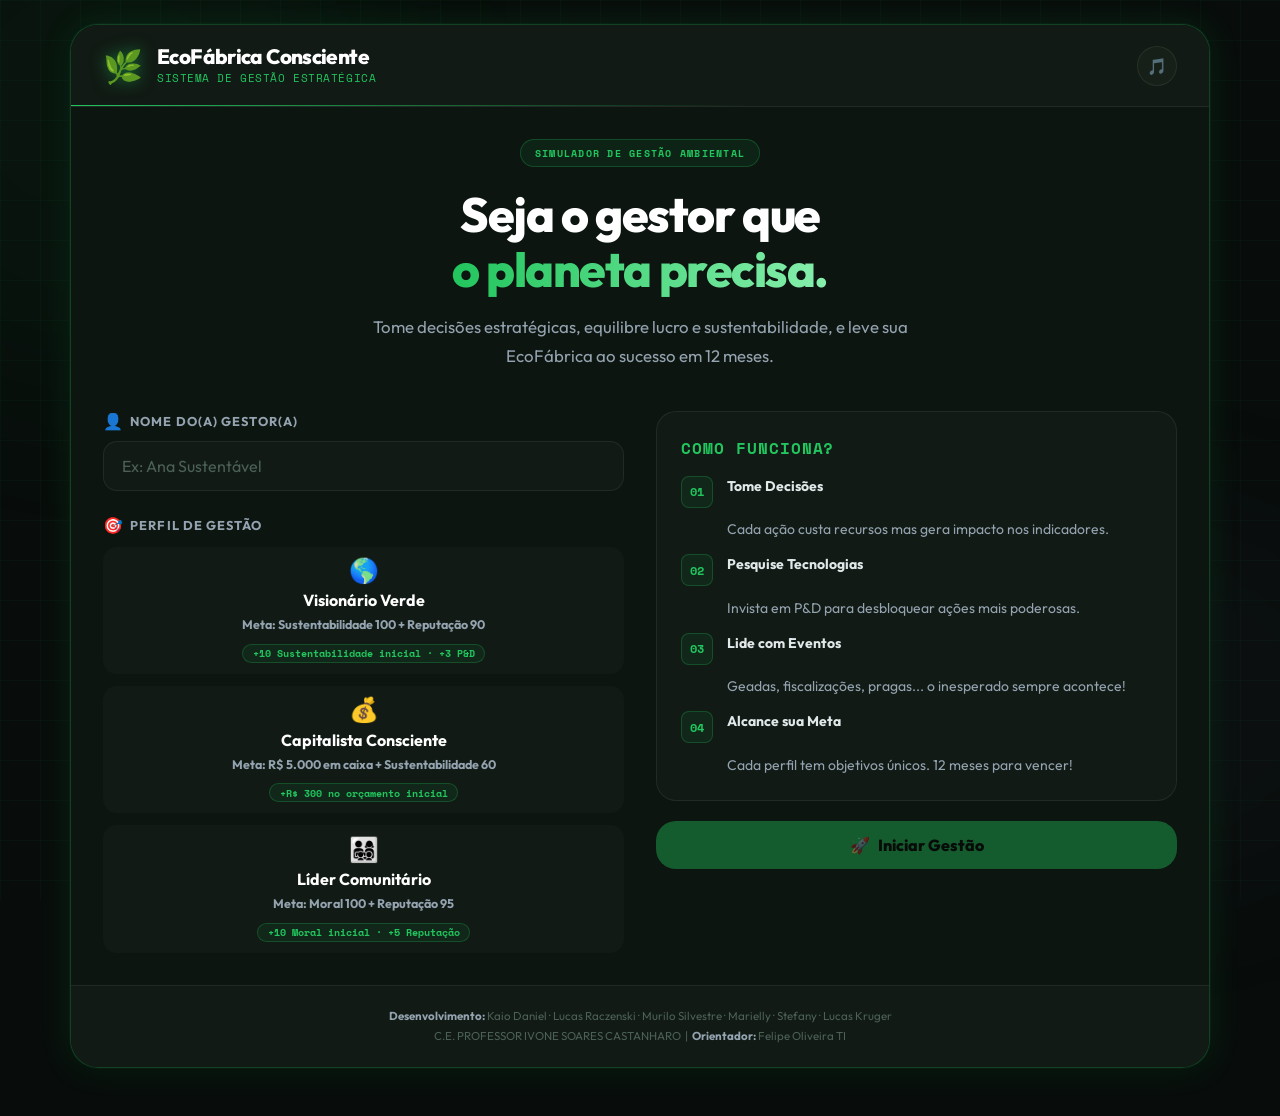
<file: index.html>
<!DOCTYPE html>
<html lang="pt-BR">
<head>
    <meta charset="UTF-8">
    <meta name="viewport" content="width=device-width, initial-scale=1.0">
    <title>EcoFábrica Consciente — Gestão Estratégica</title>
    <link rel="preconnect" href="https://fonts.googleapis.com">
    <link rel="preconnect" href="https://fonts.gstatic.com" crossorigin>
    <link href="https://fonts.googleapis.com/css2?family=Space+Mono:wght@400;700&family=Outfit:wght@300;400;500;600;700;800&display=swap" rel="stylesheet">
    <link rel="stylesheet" href="style.css">
</head>
<body>
    <audio id="background-music" src="https://www.chosic.com/wp-content/uploads/2021/04/And-So-It-Begins-Inspired-By-Crush-Sometimes.mp3" loop></audio>

    <!-- BG GRID DECORATION -->
    <div class="bg-grid" aria-hidden="true"></div>
    <div class="bg-orb bg-orb--1" aria-hidden="true"></div>
    <div class="bg-orb bg-orb--2" aria-hidden="true"></div>

    <main class="l-game-wrapper">

        <!-- HEADER BAR -->
        <header class="l-game-header">
            <div class="header-brand">
                <span class="header-logo">🌿</span>
                <div>
                    <div class="header-title">EcoFábrica Consciente</div>
                    <div id="game-header" class="header-subtitle">Sistema de Gestão Estratégica</div>
                </div>
            </div>
            <div class="header-controls">
                <button id="music-toggle" class="c-btn c-btn--icon" aria-label="Música">
                    <span class="btn-icon">🎵</span>
                </button>
            </div>
        </header>

        <!-- ======================== START SCREEN ======================== -->
        <section id="start-screen" class="screen screen--start">
            <div class="start-hero">
                <div class="start-badge">Simulador de Gestão Ambiental</div>
                <h1 class="start-title">Seja o gestor que<br><mark>o planeta precisa.</mark></h1>
                <p class="start-desc">Tome decisões estratégicas, equilibre lucro e sustentabilidade, e leve sua EcoFábrica ao sucesso em 12 meses.</p>
            </div>

            <div class="start-form-grid">
                <div class="start-left">
                    <div class="c-form-group">
                        <label for="player-name-input">
                            <span class="label-icon">👤</span> Nome do(a) Gestor(a)
                        </label>
                        <input type="text" id="player-name-input" placeholder="Ex: Ana Sustentável" autocomplete="off">
                    </div>

                    <div class="profile-section">
                        <p class="profile-label"><span class="label-icon">🎯</span> Perfil de Gestão</p>
                        <div id="profile-selection" class="profile-grid">
                            <button class="c-btn c-btn--profile" data-profile="visionario">
                                <span class="profile-emoji">🌎</span>
                                <span class="profile-name">Visionário Verde</span>
                                <span class="profile-goal">Meta: Sustentabilidade 100 + Reputação 90</span>
                                <span class="profile-bonus">+10 Sustentabilidade inicial · +3 P&D</span>
                            </button>
                            <button class="c-btn c-btn--profile" data-profile="capitalista">
                                <span class="profile-emoji">💰</span>
                                <span class="profile-name">Capitalista Consciente</span>
                                <span class="profile-goal">Meta: R$ 5.000 em caixa + Sustentabilidade 60</span>
                                <span class="profile-bonus">+R$ 300 no orçamento inicial</span>
                            </button>
                            <button class="c-btn c-btn--profile" data-profile="lider">
                                <span class="profile-emoji">👨‍👩‍👧‍👦</span>
                                <span class="profile-name">Líder Comunitário</span>
                                <span class="profile-goal">Meta: Moral 100 + Reputação 95</span>
                                <span class="profile-bonus">+10 Moral inicial · +5 Reputação</span>
                            </button>
                        </div>
                    </div>
                </div>

                <div class="start-right">
                    <div class="start-info-card">
                        <h3>Como Funciona?</h3>
                        <ul class="how-to-list">
                            <li><span class="ht-num">01</span><div><strong>Tome Decisões</strong><br>Cada ação custa recursos mas gera impacto nos indicadores.</div></li>
                            <li><span class="ht-num">02</span><div><strong>Pesquise Tecnologias</strong><br>Invista em P&D para desbloquear ações mais poderosas.</div></li>
                            <li><span class="ht-num">03</span><div><strong>Lide com Eventos</strong><br>Geadas, fiscalizações, pragas... o inesperado sempre acontece!</div></li>
                            <li><span class="ht-num">04</span><div><strong>Alcance sua Meta</strong><br>Cada perfil tem objetivos únicos. 12 meses para vencer!</div></li>
                        </ul>
                    </div>
                    <button id="start-button" class="c-btn c-btn--start" disabled>
                        <span>🚀</span> Iniciar Gestão
                    </button>
                </div>
            </div>
        </section>

        <!-- ======================== GAME SCREEN ======================== -->
        <section id="game-screen" class="screen u-hidden">

            <!-- STATS GRID -->
            <div class="stats-section">
                <div class="stats-header">
                    <span class="stats-title">📊 Painel de Indicadores</span>
                    <div class="month-indicator">
                        <span class="month-label">Mês</span>
                        <span class="month-bar-wrapper">
                            <span class="month-bar" id="month-progress-bar"></span>
                        </span>
                        <span id="month-display" class="month-num">0/12</span>
                    </div>
                </div>
                <div id="stats-grid" class="c-stats-grid"></div>
            </div>

            <!-- SABIA MENTOR -->
            <aside id="sabia-mentor-ui" class="c-sabia-mentor">
                <div class="sabia-icon-wrap">
                    <span class="sabia-icon">🦉</span>
                    <span class="sabia-pulse"></span>
                </div>
                <div class="c-sabia-mentor__content">
                    <h4 id="sabia-tip-title">Dica do Professor Sabiá</h4>
                    <p id="sabia-tip-text">Bem-vindo(a)! Analise seus indicadores com cuidado. O equilíbrio entre lucro e sustentabilidade é a chave!</p>
                </div>
            </aside>

            <!-- MAIN COLUMNS -->
            <div class="l-columns">
                <div class="column-wrap">
                    <div class="column-header">
                        <span class="col-icon">⚡</span> Decisões Estratégicas
                    </div>
                    <div id="decisions-column" class="column-body"></div>
                </div>
                <div class="column-wrap">
                    <div class="column-header research-header">
                        <span class="col-icon">🔬</span> Pesquisa &amp; Desenvolvimento
                        <span class="rp-display" id="rp-counter">0 P&D</span>
                    </div>
                    <div id="research-column" class="column-body"></div>
                </div>
            </div>

            <!-- BOTTOM ACTIONS -->
            <div class="bottom-actions">
                <button id="show-report-button" class="c-btn c-btn--report">
                    <span>📈</span> Relatório de Desempenho
                </button>
                <button id="next-month-button" class="c-btn c-btn--next-month">
                    <span>⏭</span> Avançar Mês
                </button>
            </div>

            <!-- LOG -->
            <div class="log-section">
                <div class="log-header"><span>📋</span> Log de Eventos</div>
                <div id="game-log" class="c-game-log"></div>
            </div>

        </section>

        <!-- ======================== END SCREEN ======================== -->
        <section id="end-screen" class="screen u-hidden end-screen">
            <div class="end-icon">🏭</div>
            <h2 class="end-title">Fim do Ciclo de Gestão!</h2>
            <p class="end-desc">Confira o desempenho final da sua EcoFábrica:</p>
            <div id="final-stats-grid" class="c-stats-grid c-stats-grid--final"></div>
            <p id="final-message" class="final-message"></p>
            <button id="restart-button" class="c-btn c-btn--start">
                <span>🔄</span> Nova Gestão
            </button>
        </section>

        <!-- FOOTER CREDITS -->
        <footer class="l-credits-footer">
            <p><strong>Desenvolvimento:</strong> Kaio Daniel · Lucas Raczenski · Murilo Silvestre · Marielly · Stefany · Lucas Kruger</p>
            <p>C.E. PROFESSOR IVONE SOARES CASTANHARO &nbsp;|&nbsp; <strong>Orientador:</strong> Felipe Oliveira TI</p>
        </footer>
    </main>

    <!-- ======================== MODALS ======================== -->

    <!-- Report Modal -->
    <div id="report-modal" class="c-modal" role="dialog" aria-modal="true" aria-labelledby="report-modal-title">
        <div class="c-modal__content">
            <button class="c-modal__close-btn" data-modal-id="report-modal" aria-label="Fechar">&times;</button>
            <h2 id="report-modal-title"><span>📈</span> Relatório de Desempenho</h2>
            <p class="modal-desc">Evolução mensal das principais métricas:</p>
            <div class="chart-legend">
                <span><i class="legend-dot" style="--c:var(--color-success)"></i> Orçamento</span>
                <span><i class="legend-dot" style="--c:var(--color-primary)"></i> Sustentabilidade</span>
                <span><i class="legend-dot" style="--c:var(--color-danger)"></i> Desperdício</span>
            </div>
            <div id="chart-container" class="c-chart-container"></div>
        </div>
    </div>

    <!-- Event Modal -->
    <div id="event-modal" class="c-modal" role="dialog" aria-modal="true" aria-labelledby="event-modal-title">
        <div class="c-modal__content c-modal__content--event">
            <div class="event-alert-banner">⚠ EVENTO INESPERADO</div>
            <h2 id="event-modal-title">Acontecimento!</h2>
            <p id="event-modal-message" class="modal-desc"></p>
            <div id="event-modal-choices" class="event-choices"></div>
        </div>
    </div>

    <!-- Quiz Modal -->
    <div id="sabia-quiz-modal" class="c-modal" role="dialog" aria-modal="true" aria-labelledby="sabia-quiz-title">
        <div class="c-modal__content c-modal__content--sabia">
            <button class="c-modal__close-btn" data-modal-id="sabia-quiz-modal" aria-label="Fechar">&times;</button>
            <div class="quiz-header">
                <span class="quiz-owl">🦉</span>
                <div>
                    <h2 id="sabia-quiz-title">Pergunta do Professor Sabiá!</h2>
                    <p class="modal-desc">Teste seu conhecimento e ganhe bônus de P&D!</p>
                </div>
            </div>
            <p id="sabia-quiz-question" class="quiz-question"></p>
            <div id="sabia-quiz-choices" class="quiz-choices"></div>
            <div id="sabia-quiz-feedback" class="quiz-feedback"></div>
        </div>
    </div>

    <script src="main.js"></script>
</body>
</html>
</file>
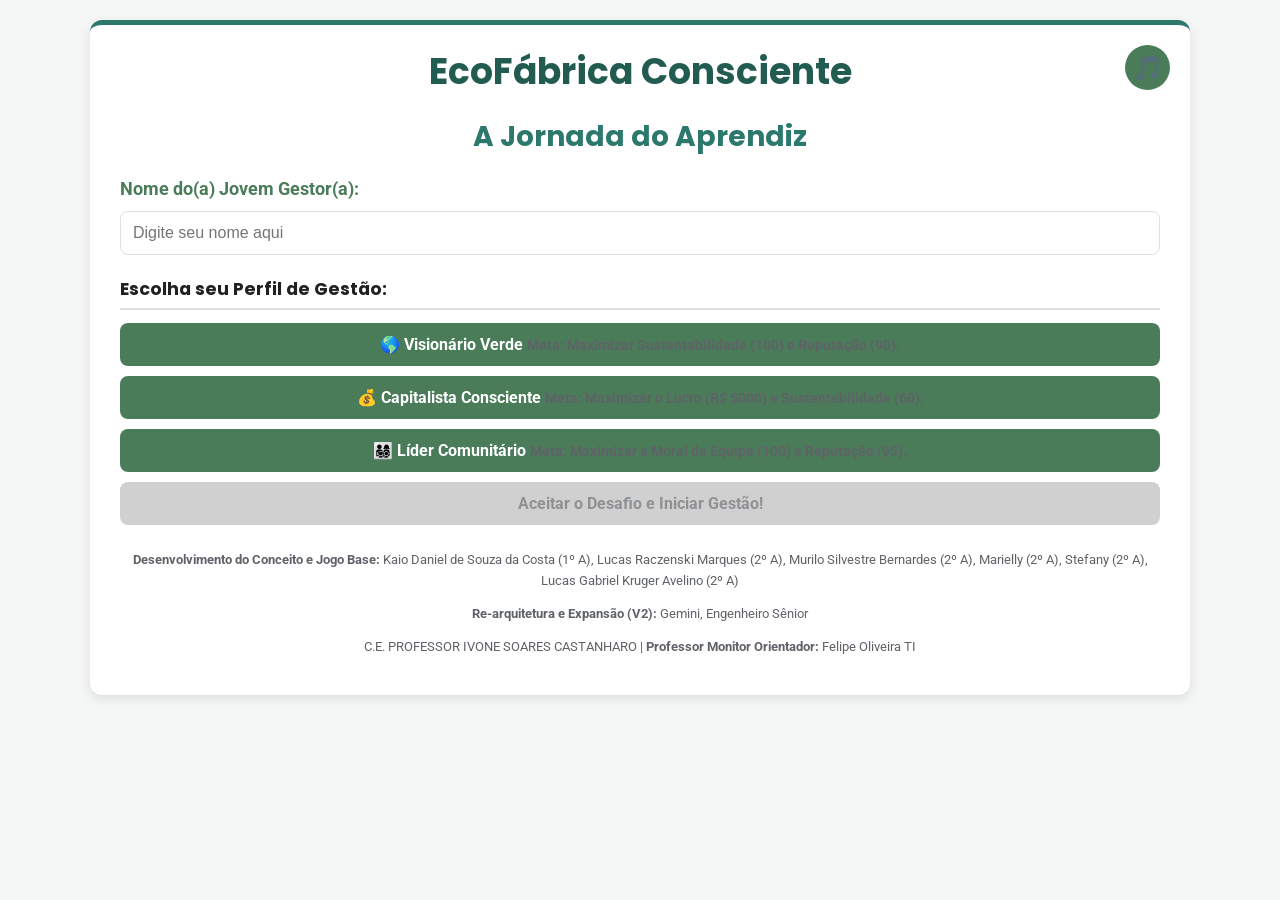
<file: kaiox.html>
<!DOCTYPE html>
<html lang="pt-BR">
<head>
    <meta charset="UTF-8">
    <meta name="viewport" content="width=device-width, initial-scale=1.0">
    <title>EcoFábrica Consciente - A Jornada do Aprendiz</title>
    
    <link href="https://fonts.googleapis.com/css2?family=Roboto:wght@400;700&family=Poppins:wght@600&display=swap" rel="stylesheet">

    <style>
        /* ==========================================================================
           VIRTUAL FILE: /css/core/_variables.css
           DESCRIÇÃO: Define todos os tokens de design (cores, fontes, etc.)
           ========================================================================== */
        :root {
            /* PROFESSOR SABIÁ: 
                Variáveis CSS (ou "Custom Properties") são nosso "painel de controle" de design.
                Se quisermos mudar o verde principal do site, mudamos APENAS aqui
                em '--color-primary' e... pronto! Mágica, não?
            */
            
            /* Paleta de Cores Principal */
            --color-primary-dark: #225c51;
            --color-primary: #2c786c;
            --color-primary-light: #4a7c59;
            --color-primary-extralight: #e8f5e9; /* Verde bem claro para fundos */

            /* Paleta de Feedback */
            --color-success: #4caf50;
            --color-warning: #ff9800;
            --color-danger: #f44336;
            --color-info: #2196f3;

            /* Paleta Neutra (Texto e Fundos) */
            --color-text-primary: #212121;
            --color-text-secondary: #5f6368;
            --color-text-light: #ffffff;
            --color-border: #e0e0e0;
            --color-disabled: #bdbdbd;
            --color-background-main: #f4f7f6; /* Fundo principal da página */
            --color-background-container: #ffffff; /* Fundo dos "cards" */
            --color-background-modal: rgba(0, 0, 0, 0.6);
            --color-background-mentor: #fffbeb; /* Fundo da caixa do Professor Sabiá */

            /* Tipografia */
            --font-family-body: 'Roboto', 'Segoe UI', Tahoma, Geneva, Verdana, sans-serif;
            --font-family-heading: 'Poppins', sans-serif;
            --font-size-base: 16px;
            --line-height-base: 1.6;

            /* Outras Variáveis */
            --border-radius-small: 4px;
            --border-radius-medium: 8px;
            --border-radius-large: 12px;
            --shadow-light: 0 2px 4px rgba(0,0,0,0.05);
            --shadow-medium: 0 4px 12px rgba(0,0,0,0.1);
            --shadow-heavy: 0 8px 24px rgba(0,0,0,0.15);
            --transition-speed: 0.2s ease-in-out;
        }

        /* ==========================================================================
           VIRTUAL FILE: /css/core/_reset.css
           DESCRIÇÃO: Normaliza os estilos padrões do navegador.
           ========================================================================== */
        *,
        *::before,
        *::after {
            box-sizing: border-box; 
            /* PROFESSOR SABIÁ: 
                'box-sizing: border-box' é OBRIGATÓRIO hoje em dia.
                Ele faz com que o 'padding' e a 'border' sejam incluídos
                na largura (width) e altura (height) total do elemento.
                Isso torna os cálculos de layout MIL VEZES mais fáceis.
            */
        }
        
        html {
            font-size: var(--font-size-base);
            scroll-behavior: smooth;
        }

        body {
            font-family: var(--font-family-body);
            line-height: var(--line-height-base);
            color: var(--color-text-primary);
            background-color: var(--color-background-main);
            margin: 0;
            padding: 20px;
            display: flex;
            flex-direction: column;
            align-items: center;
            min-height: 100vh;
        }

        /* ==========================================================================
           VIRTUAL FILE: /css/core/_typography.css
           DESCRIÇÃO: Estilos base de texto
           ========================================================================== */
        h1, h2, h3, h4, h5, h6 {
            font-family: var(--font-family-heading);
            color: var(--color-primary-dark);
            margin: 0 0 0.75em 0;
            line-height: 1.2;
        }
        h1 { font-size: 2.25rem; }
        h2 { font-size: 1.75rem; color: var(--color-primary); }
        h3 { font-size: 1.25rem; color: var(--color-primary-light); }
        h4 { 
            font-size: 1.1rem; 
            color: var(--color-text-primary);
            border-bottom: 2px solid var(--color-border);
            padding-bottom: 8px;
            margin-top: 24px;
            text-align: left;
        }
        
        p { margin: 0 0 1em 0; }
        a { color: var(--color-primary); text-decoration: none; }
        a:hover { text-decoration: underline; }
        small { font-size: 0.85em; color: var(--color-text-secondary); }

        /* ==========================================================================
           VIRTUAL FILE: /css/layout/_main.css
           DESCRIÇÃO: Estilos principais de layout (container, grid, etc.)
           ========================================================================== */
        
        /* Layout Principal do Jogo */
        .l-game-wrapper {
            background-color: var(--color-background-container);
            padding: 25px 30px;
            border-radius: var(--border-radius-large);
            box-shadow: var(--shadow-medium);
            width: 100%;
            max-width: 1100px;
            position: relative;
            border-top: 5px solid var(--color-primary);
        }

        /* Layout das colunas de Ações e P&D */
        .l-columns {
            display: grid;
            /* PROFESSOR SABIÁ: 
                'grid-template-columns: repeat(auto-fit, minmax(300px, 1fr))'
                Isso é CSS Grid moderno! Significa: crie colunas que
                tenham NO MÍNIMO 300px. Se couber mais de uma (auto-fit),
                distribua o espaço restante igualmente (1fr).
                Isso é responsividade automática!
            */
            grid-template-columns: repeat(auto-fit, minmax(300px, 1fr));
            gap: 30px;
            text-align: left;
            margin-top: 20px;
        }

        .l-credits-footer {
            margin-top: 25px;
            text-align: center;
            font-size: 0.8em;
            color: var(--color-text-secondary);
        }

        /* ==========================================================================
           VIRTUAL FILE: /css/components/_button.css
           DESCRIÇÃO: Estilos para TODOS os botões (Sistema de Design)
           ========================================================================== */
        /* COMENTÁRIO DO ENGENHEIRO:
            Usando uma abordagem BEM-like (Block__Element--Modifier)
            .c-btn  (Block)
            .c-btn--primary (Modifier)
            .c-btn--full-width (Modifier)
        */
        .c-btn {
            font-family: var(--font-family-body);
            font-weight: 700;
            font-size: 1rem;
            color: var(--color-text-light);
            background-color: var(--color-primary-light);
            border: none;
            padding: 12px 20px;
            margin: 5px;
            border-radius: var(--border-radius-medium);
            cursor: pointer;
            text-align: center;
            transition: all var(--transition-speed);
            display: inline-block;
        }

        .c-btn:hover:not(:disabled) {
            transform: translateY(-2px);
            box-shadow: var(--shadow-light);
        }

        .c-btn:active:not(:disabled) {
            transform: translateY(0);
        }

        .c-btn:disabled {
            background-color: var(--color-disabled) !important;
            color: var(--color-text-secondary);
            cursor: not-allowed;
            opacity: 0.7;
            transform: none;
            box-shadow: none;
        }
        
        /* Modificadores de Cor */
        .c-btn--start { background-color: var(--color-success); }
        .c-btn--next-month { background-color: var(--color-warning); color: var(--color-text-primary); }
        .c-btn--decision { background-color: var(--color-info); }
        .c-btn--research { background-color: #673ab7; } /* Roxo para P&D */
        .c-btn--event { background-color: var(--color-primary-dark); }
        .c-btn--profile { background-color: var(--color-primary-light); }
        .c-btn--profile.is-selected {
            background-color: var(--color-primary-dark);
            transform: scale(1.03);
            box-shadow: var(--shadow-medium);
        }

        /* Modificadores de Layout */
        .c-btn--full-width {
            display: block;
            width: 100%;
            margin: 10px 0;
        }
        
        .c-btn--action {
            display: block;
            width: 100%;
            margin: 8px 0;
            text-align: left;
            padding-left: 15px;
        }
        .c-btn--action small {
            display: block;
            font-weight: 400;
            opacity: 0.9;
            color: var(--color-text-light);
        }
        .c-btn--action .cost { color: var(--color-warning); font-weight: 700; }
        .c-btn--action .rp { color: #d1c4e9; font-weight: 700; } /* Roxo claro */
        
        .c-btn--audio-toggle {
            position: absolute;
            top: 15px;
            right: 15px;
            width: 45px;
            height: 45px;
            font-size: 1.5em;
            padding: 0;
            line-height: 1;
            border-radius: 50%;
            background-color: var(--color-primary-light);
            z-index: 10;
        }

        /* ==========================================================================
           VIRTUAL FILE: /css/components/_stats-grid.css
           DESCRIÇÃO: O painel principal de estatísticas do jogo
           ========================================================================== */
        .c-stats-grid {
            display: grid;
            /* PROFESSOR SABIÁ: 
                'minmax(180px, 1fr)' é ótimo!
                Estamos dizendo: "Cada item deve ter no mínimo 180px,
                mas se houver espaço sobrando (1fr), pode crescer para preenchê-lo."
                Novamente, CSS Grid fazendo mágica na responsividade.
            */
            grid-template-columns: repeat(auto-fit, minmax(180px, 1fr));
            gap: 12px;
            margin-bottom: 20px;
            padding: 15px;
            background-color: var(--color-primary-extralight);
            border-radius: var(--border-radius-medium);
        }

        .c-stats-grid__item {
            padding: 12px;
            background-color: var(--color-background-container);
            border-radius: var(--border-radius-small);
            font-size: 0.95em;
            border: 1px solid var(--color-border);
            text-align: left;
            box-shadow: var(--shadow-light);
        }

        .c-stats-grid__label {
            display: block;
            font-size: 0.85em;
            color: var(--color-text-secondary);
            margin-bottom: 4px;
        }
        
        .c-stats-grid__value {
            font-weight: 700;
            color: var(--color-primary-dark);
            font-size: 1.25em;
        }

        /* Modificadores de cor para valores específicos */
        .c-stats-grid__value--budget { color: var(--color-success); }
        .c-stats-grid__value--waste { color: var(--color-danger); }
        .c-stats-grid__value--morale { color: var(--color-info); }
        .c-stats-grid__value--reputation { color: var(--color-primary-light); }


        /* ==========================================================================
           VIRTUAL FILE: /css/components/_log.css
           DESCRIÇÃO: O log de eventos do jogo
           ========================================================================== */
        .c-game-log {
            margin-top: 20px;
            padding: 15px;
            background-color: #fdfdfd;
            border: 1px solid var(--color-border);
            border-radius: var(--border-radius-medium);
            text-align: left;
            height: 200px; /* Altura aumentada */
            overflow-y: auto;
            font-size: 0.9em;
            box-shadow: inset 0 2px 4px rgba(0,0,0,0.05);
        }

        .c-game-log__entry {
            margin: 0 0 8px 0;
            padding: 8px;
            border-bottom: 1px dashed var(--color-border);
        }
        .c-game-log__entry:first-child { 
            animation: fadeIn 0.5s ease;
        }
        .c-game-log__entry:last-child { 
            border-bottom: none; 
        }

        /* Modificadores de tipo de log */
        .c-game-log__entry--good { color: var(--color-success); }
        .c-game-log__entry--bad { color: var(--color-danger); }
        .c-game-log__entry--neutral { color: var(--color-info); }
        .c-game-log__entry--sabia { 
            font-style: italic; 
            color: var(--color-primary-dark);
            background-color: var(--color-primary-extralight);
            border-radius: var(--border-radius-small);
        }
        .c-game-log__entry--sabia strong { color: var(--color-primary); }

        @keyframes fadeIn {
            from { opacity: 0; transform: translateY(-10px); }
            to { opacity: 1; transform: translateY(0); }
        }

        /* ==========================================================================
           VIRTUAL FILE: /css/components/_forms.css
           DESCRIÇÃO: Estilos para inputs e labels
           ========================================================================== */
        .c-form-group {
            margin-bottom: 20px;
            text-align: left;
        }

        .c-form-group label {
            display: block;
            margin-bottom: 8px;
            font-weight: 700;
            color: var(--color-primary-light);
            font-size: 1.1em;
        }

        .c-form-group input[type="text"] {
            padding: 12px;
            width: 100%;
            border: 1px solid var(--color-border);
            border-radius: var(--border-radius-medium);
            font-size: 1rem;
            transition: border-color var(--transition-speed), box-shadow var(--transition-speed);
        }
        
        .c-form-group input[type="text"]:focus {
            outline: none;
            border-color: var(--color-primary);
            box-shadow: 0 0 0 3px var(--color-primary-extralight);
        }

        /* ==========================================================================
           VIRTUAL FILE: /css/components/_modal.css
           DESCRIÇÃO: Estilos para pop-ups (Relatório, Eventos, Professor)
           ========================================================================== */
        .c-modal {
            display: none; /* Controlado por JS */
            position: fixed;
            z-index: 1000;
            left: 0;
            top: 0;
            width: 100%;
            height: 100%;
            overflow: auto;
            background-color: var(--color-background-modal);
            animation: fadeIn 0.3s;
        }

        .c-modal__content {
            background-color: var(--color-background-container);
            margin: 10% auto;
            padding: 30px;
            border: 1px solid var(--color-border);
            width: 90%;
            max-width: 700px;
            border-radius: var(--border-radius-large);
            box-shadow: var(--shadow-heavy);
            position: relative;
            animation: slideIn 0.4s;
        }

        .c-modal__close-btn {
            color: var(--color-text-secondary);
            float: right;
            font-size: 28px;
            font-weight: bold;
            cursor: pointer;
            transition: color var(--transition-speed);
        }
        .c-modal__close-btn:hover,
        .c-modal__close-btn:focus {
            color: var(--color-text-primary);
            text-decoration: none;
            outline: none;
        }
        
        /* Modificador para o modal do Professor */
        .c-modal__content--sabia {
            border-top: 5px solid var(--color-warning);
        }
        
        .c-modal__content--sabia h2 {
            color: var(--color-warning);
        }
        
        .c-modal__content--event {
            border-top: 5px solid var(--color-danger);
        }
        
        .c-modal__content--event h2 {
            color: var(--color-danger);
        }

        @keyframes slideIn {
            from { opacity: 0; transform: translateY(-50px); }
            to { opacity: 1; transform: translateY(0); }
        }

        /* ==========================================================================
           VIRTUAL FILE: /css/components/_chart.css
           DESCRIÇÃO: Estilos para o gráfico de barras do relatório
           ========================================================================== */
        .c-chart-container {
            display: flex;
            justify-content: space-around;
            align-items: flex-end;
            height: 250px;
            border-bottom: 2px solid var(--color-text-primary);
            padding: 10px;
            box-sizing: border-box;
            margin-top: 20px;
        }
        
        .c-chart-bar-wrapper {
            height: 100%;
            display: flex;
            flex-direction: column;
            justify-content: flex-end;
            align-items: center;
            margin: 0 5px;
            flex-grow: 1;
            text-align: center;
        }

        .c-chart-bar {
            width: 100%;
            max-width: 40px; /* Largura máxima da barra */
            text-align: center;
            color: var(--color-text-light);
            font-size: 0.9em;
            position: relative;
            transition: height 0.5s ease-out;
            display: flex;
            justify-content: center;
            align-items: flex-end;
            padding-bottom: 5px;
            box-sizing: border-box;
            border-radius: var(--border-radius-small) var(--border-radius-small) 0 0;
        }

        .c-chart-bar__value {
            font-weight: bold;
            background: rgba(0,0,0,0.2);
            padding: 1px 3px;
            border-radius: var(--border-radius-small);
        }

        .c-chart-bar__label {
            margin-top: 8px;
            color: var(--color-text-primary);
            font-size: 0.85em;
            font-weight: 700;
        }

        .c-chart-bar--budget { background-color: var(--color-success); }
        .c-chart-bar--sustainability { background-color: var(--color-primary); }
        .c-chart-bar--waste { background-color: var(--color-danger); }

        /* ==========================================================================
           VIRTUAL FILE: /css/components/_professor-sabia.css
           DESCRIÇÃO: Estilos para a UI do Professor Sabiá
           ========================================================================== */
        .c-sabia-mentor {
            padding: 15px;
            margin-top: 20px;
            background-color: var(--color-background-mentor);
            border: 1px solid var(--color-warning);
            border-radius: var(--border-radius-medium);
            text-align: left;
            display: flex;
            align-items: center;
            gap: 15px;
            box-shadow: var(--shadow-light);
        }

        .c-sabia-mentor__icon {
            font-size: 2.5em;
            flex-shrink: 0;
        }

        .c-sabia-mentor__content h4 {
            margin: 0 0 5px 0;
            color: var(--color-warning);
            border-bottom: none;
            font-size: 1.1em;
        }

        .c-sabia-mentor__content p {
            margin: 0;
            font-size: 0.95em;
            color: var(--color-text-secondary);
        }

        /* ==========================================================================
           VIRTUAL FILE: /css/layout/_responsive.css
           DESCRIÇÃO: Media Queries para responsividade
           ========================================================================== */
        @media (max-width: 768px) {
            body { padding: 10px; }
            .l-game-wrapper { padding: 15px; }
            
            h1 { font-size: 1.8rem; }
            h2 { font-size: 1.5rem; }

            .l-columns {
                grid-template-columns: 1fr; /* Força uma coluna única */
            }

            .c-stats-grid {
                grid-template-columns: 1fr 1fr; /* Força duas colunas */
            }

            .c-modal__content {
                width: 95%;
                margin: 15% auto;
                padding: 20px;
            }

            .c-sabia-mentor {
                flex-direction: column;
                text-align: center;
            }
        }

        @media (max-width: 480px) {
            .c-stats-grid {
                grid-template-columns: 1fr; /* Força uma coluna única em telas muito pequenas */
            }
            .c-chart-bar__value { font-size: 0.7em; }
            .c-chart-bar__label { font-size: 0.7em; }
        }

        /* ==========================================================================
           VIRTUAL FILE: /css/utils/_helpers.css
           DESCRIÇÃO: Classes utilitárias (ex: esconder/mostrar)
           ========================================================================== */
        .u-hidden {
            display: none !important;
        }
        
        .u-text-danger { color: var(--color-danger); }
        .u-text-success { color: var(--color-success); }
        .u-text-center { text-align: center; }

    </style>
</head>
<body>
    <audio id="background-music" src="https://www.chosic.com/wp-content/uploads/2021/04/And-So-It-Begins-Inspired-By-Crush-Sometimes.mp3" loop></audio>

    <main class="l-game-wrapper">
        <header class="l-game-header">
            <button id="music-toggle" class="c-btn c-btn--audio-toggle" aria-label="Ativar ou desativar música">🎵</button>
            <h1 class="u-text-center">EcoFábrica Consciente</h1>
            <h2 id="game-header" class="u-text-center">A Jornada do Aprendiz</h2>
        </header>
        
        <section id="start-screen">
            <div class="c-form-group">
                <label for="player-name-input">Nome do(a) Jovem Gestor(a):</label>
                <input type="text" id="player-name-input" placeholder="Digite seu nome aqui">
            </div>
            
            <div id="profile-selection">
                <h4>Escolha seu Perfil de Gestão:</h4>
                <button class="c-btn c-btn--profile c-btn--full-width" data-profile="visionario">
                    <strong>🌎 Visionário Verde</strong>
                    <small>Meta: Maximizar Sustentabilidade (100) e Reputação (90).</small>
                </button>
                <button class="c-btn c-btn--profile c-btn--full-width" data-profile="capitalista">
                    <strong>💰 Capitalista Consciente</strong>
                    <small>Meta: Maximizar o Lucro (R$ 5000) e Sustentabilidade (60).</small>
                </button>
                <button class="c-btn c-btn--profile c-btn--full-width" data-profile="lider">
                    <strong>👨‍👩‍👧‍👦 Líder Comunitário</strong>
                    <small>Meta: Maximizar a Moral da Equipe (100) e Reputação (95).</small>
                </button>
            </div>
            <button id="start-button" class="c-btn c-btn--start c-btn--full-width" disabled>Aceitar o Desafio e Iniciar Gestão!</button>
        </section>

        <section id="game-screen" class="u-hidden">
            <div id="stats-grid" class="c-stats-grid"></div>

            <aside id="sabia-mentor-ui" class="c-sabia-mentor">
                <div class="c-sabia-mentor__icon">🦉</div>
                <div class="c-sabia-mentor__content">
                    <h4 id="sabia-tip-title">Dica do Professor Sabiá</h4>
                    <p id="sabia-tip-text">Bem-vindo(a)! Preste atenção nas suas métricas. O equilíbrio é a chave!</p>
                </div>
            </aside>
            
            <div class="l-columns">
                <div id="decisions-column">
                    <h4>Tomada de Decisão (Ações)</h4>
                    </div>
                <div id="research-column">
                    <h4>Pesquisa & Desenvolvimento (P&D)</h4>
                    </div>
            </div>

            <div style="margin-top: 30px; text-align: center;">
                <button id="show-report-button" class="c-btn">Ver Relatório de Desempenho</button>
                <button id="next-month-button" class="c-btn c-btn--next-month c-btn--full-width">Avançar para Próximo Mês</button>
            </div>

            <h4>Log de Eventos</h4>
            <div id="game-log" class="c-game-log"></div>
        </section>

        <section id="end-screen" class="u-hidden u-text-center">
            <h2>Fim do Ciclo de Gestão!</h2>
            <p>Confira o desempenho final da sua ECOFÁBRICA CONSCIENTE:</p>
            <div id="final-stats-grid" class="c-stats-grid"></div>
            <p id="final-message" style="font-size: 1.2em; font-weight: bold;"></p>
            <button id="restart-button" class="c-btn c-btn--start c-btn--full-width">Iniciar Nova Gestão (Recarregar)</button>
        </section>

        <footer class="l-credits-footer">
            <p><strong>Desenvolvimento do Conceito e Jogo Base:</strong> Kaio Daniel de Souza da Costa (1º A), Lucas Raczenski Marques (2º A), Murilo Silvestre Bernardes (2º A), Marielly (2º A), Stefany (2º A), Lucas Gabriel Kruger Avelino (2º A)</p>
            <p><strong>Re-arquitetura e Expansão (V2):</strong> Gemini, Engenheiro Sênior</p>
            <p>C.E. PROFESSOR IVONE SOARES CASTANHARO | <strong>Professor Monitor Orientador:</strong> Felipe Oliveira TI</p>
        </footer>
    </main>

    <div id="report-modal" class="c-modal" role="dialog" aria-modal="true" aria-labelledby="report-modal-title">
        <div class="c-modal__content">
            <span class="c-modal__close-btn" data-modal-id="report-modal">&times;</span>
            <h2 id="report-modal-title">Relatório de Desempenho</h2>
            <p>Evolução mensal das suas principais métricas:</p>
            <div id="chart-container" class="c-chart-container">
                </div>
            <div style="display: flex; justify-content: space-around; margin-top: 10px; font-size: 0.9em;">
                <span><span style="color:var(--color-success)">■</span> Orçamento</span>
                <span><span style="color:var(--color-primary)">■</span> Sustentabilidade</span>
                <span><span style="color:var(--color-danger)">■</span> Desperdício</span>
            </div>
        </div>
    </div>
    
    <div id="event-modal" class="c-modal" role="dialog" aria-modal="true" aria-labelledby="event-modal-title">
        <div class="c-modal__content c-modal__content--event">
            <span class="c-modal__close-btn u-hidden">&times;</span> <h2 id="event-modal-title">Acontecimento!</h2>
            <p id="event-modal-message">Uma situação inesperada ocorreu!</p>
            <div id="event-modal-choices">
                </div>
        </div>
    </div>
    
    <div id="sabia-quiz-modal" class="c-modal" role="dialog" aria-modal="true" aria-labelledby="sabia-quiz-title">
        <div class="c-modal__content c-modal__content--sabia">
            <span class="c-modal__close-btn" data-modal-id="sabia-quiz-modal">&times;</span>
            <h2 id="sabia-quiz-title">🦉 Pergunta do Professor Sabiá!</h2>
            <p>Vamos testar seu conhecimento de código, jovem aprendiz!</p>
            <p id="sabia-quiz-question" style="font-weight: 700; font-size: 1.1em;"></p>
            <div id="sabia-quiz-choices">
                </div>
            <p id="sabia-quiz-feedback" style="margin-top: 15px;"></p>
        </div>
    </div>


    <script>
    /*
    PROFESSOR SABIÁ: 
    
    Olá, aprendiz! Bem-vindo ao "código-fonte"!
    
    Tudo no JavaScript moderno começa com 'document.addEventListener("DOMContentLoaded", ...)'.
    
    Isso diz ao navegador: "Ei, não execute NENHUM JavaScript
    até que todo o HTML da página esteja carregado e pronto."
    
    É a nossa "luz verde" para começar o jogo!
    */
    document.addEventListener("DOMContentLoaded", () => {

        /* ==========================================================================
           VIRTUAL FILE: /js/utils/helpers.js
           DESCRIÇÃO: Funções utilitárias puras e reutilizáveis.
           ========================================================================== */
        const Helpers = {
            /**
             * Formata um número como moeda BRL (Real)
             * @param {number} value - O número a ser formatado
             * @returns {string} - Ex: "R$ 1.500,00"
             */
            formatCurrency: (value) => {
                // PROFESSOR SABIÁ: 'Intl.NumberFormat' é a forma moderna e correta
                // de formatar números (moedas, datas, etc.) em QUALQUER língua!
                // Chega de 'toFixed(2)' e gambiarras com strings.
                return new Intl.NumberFormat('pt-BR', {
                    style: 'currency',
                    currency: 'BRL',
                    minimumFractionDigits: 0,
                    maximumFractionDigits: 0,
                }).format(value || 0);
            },

            /**
             * Limita um número a um intervalo (mínimo e máximo)
             * @param {number} value - O valor
             * @param {number} min - O limite mínimo
             * @param {number} max - O limite máximo
             * @returns {number}
             */
            clamp: (value, min, max) => {
                // PROFESSOR SABIÁ: Uma função "clamp" (trava) é super útil em jogos
                // para garantir que a 'Moral' não passe de 100 ou o 'Orçamento'
                // não fique abaixo de 0 (a menos que você queira).
                return Math.max(min, Math.min(value, max));
            },
            
            /**
             * Pega um item aleatório de um array
             * @param {Array<any>} arr - O array
             * @returns {any} - Um item aleatório
             */
            getRandomItem: (arr) => {
                if (!arr || arr.length === 0) return null;
                return arr[Math.floor(Math.random() * arr.length)];
            }
        };


        /* ==========================================================================
           VIRTUAL FILE: /js/config/SabiaData.js
           DESCRIÇÃO: A "Inteligência" do Professor Sabiá.
                      Base de conhecimento GIGANTE sobre código e o jogo.
           ========================================================================== */
        const SABIA_KNOWLEDGE_BASE = {
            // Dicas contextuais sobre o JOGO
            gameTips: [
                { 
                    condition: (s) => s.budget < 500,
                    tip: "Seu orçamento está perigosamente baixo! Evite gastos grandes e foque em ações que gerem receita ou reduzam custos, como 'Otimizar Logística'." 
                },
                { 
                    condition: (s) => s.waste > 60,
                    tip: "O nível de desperdício está altíssimo! Isso gera custos e afeta sua reputação. Invista em 'Reciclagem Básica' ou 'Treinamento de Eficiência' urgente!" 
                },
                { 
                    condition: (s) => s.morale < 40,
                    tip: "A moral da equipe está em queda. Funcionários infelizes produzem menos e podem sair. Considere 'Melhorar refeitório' ou 'Capacitar Equipe'." 
                },
                { 
                    condition: (s) => s.sustainability < 20,
                    tip: "Sua operação não é nada sustentável. A fiscalização pode bater na sua porta. 'Investir em Energia Solar' é caro, mas resolve isso a longo prazo."
                },
                { 
                    condition: (s) => s.researchPoints > 15,
                    tip: "Você acumulou muitos Pontos de P&D! Não os deixe parados. Pesquise novas tecnologias para desbloquear ações mais poderosas."
                },
                { 
                    condition: (s) => s.currentMonth === 1,
                    tip: "Primeiro mês! Analise seu perfil de gestor. Se você é 'Visionário Verde', sua prioridade é Sustentabilidade, não apenas lucro." 
                },
                { 
                    condition: (s) => s.currentMonth === 6,
                    tip: "Estamos no meio do ano. É um bom momento para checar o Relatório de Desempenho e ver sua evolução. Ajuste sua estratégia!" 
                },
                {
                    condition: (s) => s.currentMonth === 11,
                    tip: "Reta final! Se você está longe da sua meta, talvez precise de uma ação de 'alto risco, alta recompensa'. Boa sorte!"
                }
            ],
            
            // Perguntas do Quiz sobre CÓDIGO (HTML, CSS, JS)
            quizQuestions: [
                {
                    area: "HTML",
                    question: "Qual tag HTML é usada para o *conteúdo principal* de uma página, ajudando na semântica e acessibilidade?",
                    options: ["<div class='main'>", "<main>", "<content>", "<body-content>"],
                    answer: "<main>",
                    explanation: "<main> é a tag semântica correta. Leitores de tela usam ela para pular direto ao conteúdo principal."
                },
                {
                    area: "HTML",
                    question: "Para que serve o atributo 'for' em uma tag <label>?",
                    options: ["Para criar um loop 'for'", "Para conectar o label a um 'id' de um <input>", "Para definir a fonte do texto", "Para uso em formulários de 'for'necedores"],
                    answer: "Para conectar o label a um 'id' de um <input>",
                    explanation: "O 'for' no <label> é vinculado ao 'id' do <input>, melhorando a acessibilidade e a usabilidade (clicar no label foca o input)."
                },
                {
                    area: "HTML",
                    question: "O que significa o atributo 'data-profile' que usamos nos botões de perfil?",
                    options: ["Define o CSS do perfil", "É um atributo de dados ('data attribute') para guardar informações customizadas", "É um link para o perfil do usuário", "Não tem função, é apenas um comentário"],
                    answer: "É um atributo de dados ('data attribute') para guardar informações customizadas",
                    explanation: "Data attributes (começam com 'data-') são uma forma padrão de armazenar dados no HTML para serem lidos pelo JavaScript."
                },
                {
                    area: "CSS",
                    question: "O que 'box-sizing: border-box;' faz?",
                    options: ["Coloca uma borda em todas as caixas", "Calcula o tamanho da caixa incluindo padding e border na largura/altura total", "Calcula o tamanho da caixa somando padding e border à largura/altura", "Centraliza a caixa na página"],
                    answer: "Calcula o tamanho da caixa incluindo padding e border na largura/altura total",
                    explanation: "Por padrão, 'width' + 'padding' + 'border' = largura real. Com 'border-box', 'width' = largura real (incluindo padding/border). Isso facilita layouts!"
                },
                {
                    area: "CSS",
                    question: "Qual a *vantagem* de usar Variáveis CSS (ex: '--color-primary')?",
                    options: ["Deixa o CSS mais rápido", "É a única forma de usar cores", "Permite mudar um valor (ex: uma cor) em um só lugar e atualizar o site inteiro", "Funciona em navegadores antigos como o IE6"],
                    answer: "Permite mudar um valor (ex: uma cor) em um só lugar e atualizar o site inteiro",
                    explanation: "Variáveis centralizam seus valores de design ('tokens'). Mude a variável '--color-primary' e todos os elementos que a usam mudam instantaneamente."
                },
                {
                    area: "CSS",
                    question: "No CSS Grid, o que 'repeat(auto-fit, minmax(200px, 1fr))' significa?",
                    options: ["Cria 200 colunas", "Repete o layout 1 vez", "Cria colunas de 200px que não crescem", "Cria o máximo de colunas que couberem, com no mínimo 200px, e distribui o espaço extra (1fr)"],
                    answer: "Cria o máximo de colunas que couberem, com no mínimo 200px, e distribui o espaço extra (1fr)",
                    explanation: "É uma das regras mais poderosas do CSS Grid para criar layouts responsivos automaticamente, sem precisar de media queries!"
                },
                {
                    area: "JS",
                    question: "O que o 'document.addEventListener(\"DOMContentLoaded\", ...)' faz?",
                    options: ["Inicia o download do HTML", "Espera o DOM (HTML) estar totalmente carregado antes de rodar o JS", "Carrega as fontes do documento", "Cria um evento de clique"],
                    answer: "Espera o DOM (HTML) estar totalmente carregado antes de rodar o JS",
                    explanation: "Isso previne erros! Se o JS rodar antes do HTML, ele pode tentar achar um botão (ex: 'start-button') que *ainda não existe* e quebrar."
                },
                {
                    area: "JS",
                    question: "Qual a diferença entre 'let' e 'const'?",
                    options: ["'let' é para números, 'const' é para texto", "'let' pode ter seu valor reatribuído, 'const' não pode", "'const' é mais rápido que 'let'", "Não há diferença, são a mesma coisa"],
                    answer: "'let' pode ter seu valor reatribuído, 'const' não pode",
                    explanation: "'const' (constante) cria uma variável que não pode ser reatribuída. 'let' cria uma variável que pode. Regra de ouro: use 'const' sempre, a menos que você *precise* mudar o valor, aí use 'let'."
                },
                {
                    area: "JS",
                    question: "Para que serve a 'Intl.NumberFormat('pt-BR', ...)' que usamos?",
                    options: ["Para formatar números internacionais", "Para formatar números e moedas no padrão correto de uma língua (ex: R$ 1.234,56)", "Para traduzir a página", "Para calcular impostos"],
                    answer: "Para formatar números e moedas no padrão correto de uma língua (ex: R$ 1.234,56)",
                    explanation: "'Intl' (Internationalization) é a API nativa do JS para lidar com formatos de data, hora e números em diferentes locais do mundo."
                },
                {
                    area: "JS",
                    question: "O que é uma 'Classe' (como 'class Game' que usamos)?",
                    options: ["Um arquivo de CSS", "Uma 'planta' ou 'molde' para criar objetos com as mesmas propriedades e métodos", "Uma função que roda sozinha", "Um tipo de comentário"],
                    answer: "Uma 'planta' ou 'molde' para criar objetos com as mesmas propriedades e métodos",
                    explanation: "A 'class Game' é o molde. Quando fazemos 'new Game()', criamos um *objeto* (uma 'instância') daquele molde, que já vem com 'state', 'ui', 'sabia', e os métodos 'advanceMonth()', etc."
                },
                {
                    area: "JS",
                    question: "Por que separamos o código em classes como 'Game', 'State' e 'UI'?",
                    options: ["Porque é obrigatório pelo navegador", "Para o código ficar mais longo", "Chama-se 'Separação de Preocupações' (SoC). Cada classe tem UMA responsabilidade, facilitando a manutenção.", "Para confundir quem está lendo"],
                    answer: "Chama-se 'Separação de Preocupações' (SoC). Cada classe tem UMA responsabilidade, facilitando a manutenção.",
                    explanation: "A 'UI' só mexe no HTML. A 'State' só guarda dados. O 'Game' orquestra tudo. Se o layout quebrar, mexemos só na 'UI'. Se o cálculo de lucro estiver errado, mexemos só na 'State'. Isso é arquitetura sólida!"
                }
            ]
        };


        /* ==========================================================================
           VIRTUAL FILE: /js/config/GameData.js
           DESCRIÇÃO: A definição de TODO o conteúdo do jogo.
                      Expandido massivamente para criar profundidade.
           ========================================================================== */
        const GAME_DATA = {
            totalMonths: 12,
            
            // Estado inicial base
            initialState: {
                budget: 1500,           // 💰 Orçamento
                production: 50,         // 🏭 Produção/mês
                waste: 40,              // 🗑️ Desperdício/mês
                sustainability: 20,     // 🌎 Sustentabilidade (0-100)
                morale: 60,             // 😊 Moral Equipe (0-100)
                reputation: 30,         // 📈 Reputação (0-100)
                researchPoints: 5,      // 🔬 Pontos P&D
                land: 10,               // 🌳 Área Agrícola (hectares)
                marketPriceModifier: 1.0, // 💲 Modificador de preço
            },
            
            // Nomes de exibição para as estatísticas
            statDisplayNames: {
                budget: "Orçamento",
                production: "Produção/mês",
                waste: "Desperdício/mês",
                sustainability: "Sustentabilidade",
                morale: "Moral da Equipe",
                reputation: "Reputação",
                researchPoints: "Pontos P&D",
                land: "Área Agrícola (ha)",
                marketPriceModifier: "Preço de Mercado"
            },
            
            // Perfis de Gestão e Condições de Vitória
            profiles: {
                visionario: {
                    name: "Visionário Verde 🌎",
                    description: "Sua gestão foi um exemplo para o Paraná! Você provou que é possível prosperar cuidando do planeta.",
                    winCondition: (s) => s.sustainability >= 100 && s.reputation >= 90,
                    getWinMessage: (s) => `PARABÉNS! Você atingiu ${s.sustainability} de Sustentabilidade e ${s.reputation} de Reputação!`
                },
                capitalista: {
                    name: "Capitalista Consciente 💰",
                    description: "Resultados financeiros impressionantes! Você soube aliar lucro com responsabilidade.",
                    winCondition: (s) => s.budget >= 5000 && s.sustainability >= 60,
                    getWinMessage: (s) => `PARABÉNS! Você atingiu ${Helpers.formatCurrency(s.budget)} em caixa e ${s.sustainability} de Sustentabilidade!`
                },
                lider: {
                    name: "Líder Comunitário 👨‍👩‍👧‍👦",
                    description: "Sua fábrica é o orgulho da comunidade! Sua gestão focada em pessoas e reputação criou um ambiente exemplar.",
                    winCondition: (s) => s.morale >= 100 && s.reputation >= 95,
                    getWinMessage: (s) => `PARABÉNS! Você atingiu ${s.morale} de Moral e ${s.reputation} de Reputação!`
                }
            },
            
            // Árvore de Pesquisa (P&D) - Agora com Tiers e Dependências
            researchTree: {
                // Tier 1: Pesquisas Básicas
                t1_basic_recycling: {
                    id: 't1_basic_recycling',
                    label: "P&D: Reciclagem Básica",
                    costRP: 5,
                    description: "Estuda métodos simples de separação e reuso de resíduos.",
                    effects: { sustainability: 5 },
                    unlocksActions: ['action_implement_basic_recycling'],
                    requiredTech: []
                },
                t1_efficiency_studies: {
                    id: 't1_efficiency_studies',
                    label: "P&D: Estudos de Eficiência",
                    costRP: 5,
                    description: "Analisa o fluxo de trabalho para reduzir desperdício de tempo e material.",
                    effects: { production: 5 },
                    unlocksActions: ['action_team_training_efficiency'],
                    requiredTech: []
                },
                t1_local_marketing: {
                    id: 't1_local_marketing',
                    label: "P&D: Marketing Comunitário",
                    costRP: 3,
                    description: "Entende como melhorar a imagem da fábrica na comunidade local.",
                    effects: { reputation: 5 },
                    unlocksActions: ['action_sponsor_local_team', 'action_community_open_day'],
                    requiredTech: []
                },
                
                // Tier 2: Pesquisas Intermediárias
                t2_water_optimization: {
                    id: 't2_water_optimization',
                    label: "P&D: Otimização de Água",
                    costRP: 10,
                    description: "Pesquisa sobre reuso de água e sistemas de irrigação eficientes.",
                    effects: { sustainability: 5 },
                    unlocksActions: ['action_install_water_reuse_system'],
                    requiredTech: ['t1_basic_recycling'] // Precisa de reciclagem básica primeiro
                },
                t2_green_energy: {
                    id: 't2_green_energy',
                    label: "P&D: Estudo de Energia Limpa",
                    costRP: 12,
                    description: "Analisa a viabilidade de painéis solares e outras fontes limpas.",
                    effects: {},
                    unlocksActions: ['action_install_solar_panels'],
                    requiredTech: ['t1_efficiency_studies']
                },
                t2_hr_development: {
                    id: 't2_hr_development',
                    label: "P&D: Desenvolvimento de RH",
                    costRP: 8,
                    description: "Estuda políticas de bônus, saúde e bem-estar para a equipe.",
                    effects: { morale: 5 },
                    unlocksActions: ['action_profit_sharing_plan', 'action_health_plan'],
                    requiredTech: ['t1_local_marketing']
                },

                // Tier 3: Pesquisas Avançadas
                t3_advanced_recycling: {
                    id: 't3_advanced_recycling',
                    label: "P&D: Reciclagem Avançada",
                    costRP: 20,
                    description: "Desenvolve tecnologia para 'lixo zero', transformando 100% do resíduo.",
                    effects: { sustainability: 10 },
                    unlocksActions: ['action_zero_waste_plant'],
                    requiredTech: ['t2_water_optimization']
                },
                t3_automation: {
                    id: 't3_automation',
                    label: "P&D: Automação de Linha",
                    costRP: 25,
                    description: "Implementa robôs para acelerar a produção (cuidado com a moral!).",
                    effects: { production: 10 },
                    unlocksActions: ['action_automate_production_line'],
                    requiredTech: ['t2_green_energy']
                },
                t3_brand_strategy: {
                    id: 't3_brand_strategy',
                    label: "P&D: Estratégia de Marca",
                    costRP: 15,
                    description: "Cria uma marca forte e reconhecida nacionalmente.",
                    effects: { reputation: 10 },
                    unlocksActions: ['action_national_marketing_campaign'],
                    requiredTech: ['t2_hr_development']
                }
            },
            
            // Ações de Gestão (Desbloqueadas por P&D ou padrão)
            actions: {
                // Ações Iniciais (Disponíveis no começo)
                action_improve_breakroom: {
                    id: 'action_improve_breakroom',
                    label: "Melhorar Refeitório",
                    cost: 150,
                    description: "Café de melhor qualidade e um espaço mais confortável. Aumenta a moral.",
                    effects: { morale: 10, waste: 1 },
                    requiredTech: []
                },
                action_optimize_logistics: {
                    id: 'action_optimize_logistics',
                    label: "Otimizar Logística",
                    cost: 200,
                    description: "Revisar rotas de entrega para economizar combustível e tempo.",
                    effects: { budget: 50, sustainability: 5 }, // +50/mês (simulado no cálculo de renda)
                    isMonthlyEffect: true, // Indica que o efeito é recorrente
                    monthlyEffects: { budget_income: 50 }
                },
                action_buy_more_land: {
                    id: 'action_buy_more_land',
                    label: "Comprar Mais Terra (5ha)",
                    cost: 300,
                    description: "Expande a área agrícola, aumentando o potencial de produção.",
                    effects: { land: 5, production: 5, waste: 2 },
                    requiredTech: []
                },
                action_protect_from_frost: {
                    id: 'action_protect_from_frost',
                    label: "Instalar Estufas Protetoras",
                    cost: 400,
                    description: "Protege a plantação de geadas, reduzindo perdas.",
                    effects: { sustainability: 5 },
                    unlocksFlag: 'frostProtection', // Flag para evento
                    requiredTech: []
                },

                // Ações TIER 1 (Desbloqueadas por P&D T1)
                action_implement_basic_recycling: {
                    id: 'action_implement_basic_recycling',
                    label: "Implementar Reciclagem Básica",
                    cost: 300,
                    description: "Instala lixeiras de separação e processos de reuso.",
                    effects: { waste: -15, sustainability: 15, morale: 5 },
                    requiredTech: ['t1_basic_recycling']
                },
                action_team_training_efficiency: {
                    id: 'action_team_training_efficiency',
                    label: "Capacitar Equipe (Eficiência)",
                    cost: 250,
                    description: "Treinamento para reduzir desperdício na linha de produção.",
                    effects: { production: 10, morale: 10, waste: -5 },
                    requiredTech: ['t1_efficiency_studies']
                },
                action_sponsor_local_team: {
                    id: 'action_sponsor_local_team',
                    label: "Patrocinar Time Local",
                    cost: 200,
                    description: "Coloca o logo da fábrica na camiseta do time de futebol da cidade.",
                    effects: { morale: 5, reputation: 15 },
                    requiredTech: ['t1_local_marketing']
                },
                action_community_open_day: {
                    id: 'action_community_open_day',
                    label: "Dia de Fábrica Aberta",
                    cost: 100,
                    description: "Convida a comunidade para visitar a fábrica.",
                    effects: { reputation: 10 },
                    requiredTech: ['t1_local_marketing']
                },

                // Ações TIER 2
                action_install_water_reuse_system: {
                    id: 'action_install_water_reuse_system',
                    label: "Instalar Reuso de Água",
                    cost: 600,
                    description: "Sistema de ciclo fechado que economiza milhares de litros.",
                    effects: { waste: -10, sustainability: 20 },
                    requiredTech: ['t2_water_optimization']
                },
                action_install_solar_panels: {
                    id: 'action_install_solar_panels',
                    label: "Instalar Energia Solar (Pequena)",
                    cost: 1000,
                    description: "Cobre 30% da demanda de energia com painéis solares.",
                    effects: { sustainability: 30, reputation: 10, waste: -5 },
                    monthlyEffects: { budget_income: 100 }, // Economia de energia
                    requiredTech: ['t2_green_energy']
                },
                action_profit_sharing_plan: {
                    id: 'action_profit_sharing_plan',
                    label: "Plano de Participação nos Lucros",
                    cost: 500, // Custo inicial de implementação
                    description: "Divide uma pequena parte dos lucros com a equipe.",
                    effects: { morale: 25, production: 5 },
                    monthlyEffects: { budget_expense: 100 }, // Custo recorrente
                    requiredTech: ['t2_hr_development']
                },
                action_health_plan: {
                    id: 'action_health_plan',
                    label: "Oferecer Plano de Saúde Básico",
                    cost: 300,
                    description: "Plano de saúde para todos os funcionários.",
                    effects: { morale: 20 },
                    monthlyEffects: { budget_expense: 50 },
                    requiredTech: ['t2_hr_development']
                },

                // Ações TIER 3 (Fim de Jogo)
                action_zero_waste_plant: {
                    id: 'action_zero_waste_plant',
                    label: "Converter para 'Lixo Zero'",
                    cost: 2500,
                    description: "Investimento massivo para eliminar 100% do desperdício.",
                    effects: { waste: -50, sustainability: 40, reputation: 20 },
                    requiredTech: ['t3_advanced_recycling']
                },
                action_automate_production_line: {
                    id: 'action_automate_production_line',
                    label: "Automatizar Linha de Produção",
                    cost: 2000,
                    description: "Aumenta drasticamente a produção, mas pode reduzir a moral.",
                    effects: { production: 50, morale: -20, waste: 5 },
                    requiredTech: ['t3_automation']
                },
                action_national_marketing_campaign: {
                    id: 'action_national_marketing_campaign',
                    label: "Campanha de Marketing Nacional",
                    cost: 1500,
                    description: "Torna a 'EcoFábrica' uma marca reconhecida no Brasil.",
                    effects: { reputation: 30 },
                    monthlyEffects: { marketPriceModifier: 0.2 }, // Aumenta o preço dos produtos
                    requiredTech: ['t3_brand_strategy']
                }
            },
            
            // Eventos Aleatórios (Mais complexos e frequentes)
            events: [
                // Eventos Negativos
                {
                    id: "GEADA",
                    title: "Alerta de Geada Severa!",
                    // Condição: Meses 6 ou 7 (Inverno), se NÃO tiver proteção
                    condition: (s) => (s.currentMonth === 6 || s.currentMonth === 7) && !s.unlockedFlags.frostProtection && Math.random() < 0.6,
                    message: "Uma frente fria intensa vinda do Sul ameaça congelar sua produção agrícola. Suas plantações estão vulneráveis!",
                    choices: [
                        { text: "Sofrer o impacto total", effects: { production: -20, budget: -150 }, log: "A geada foi devastadora. Perdemos parte da produção." },
                        { text: "Tentar salvar parte (Gastar $100)", cost: 100, effects: { production: -10, budget: -50 }, log: "Conseguimos salvar parte da colheita, mas tivemos custos emergenciais." }
                    ]
                },
                {
                    id: "ESTIAGEM",
                    title: "Estiagem Severa!",
                    // Condição: Meses 1, 2, 11, 12 (Verão)
                    condition: (s) => (s.currentMonth === 1 || s.currentMonth === 2 || s.currentMonth === 11 || s.currentMonth === 12) && !s.unlockedTech.includes('t2_water_optimization') && Math.random() < 0.4,
                    message: "A falta de chuva no Paraná está crítica, afetando o nível dos reservatórios e sua produção.",
                    choices: [
                        { text: "Aceitar consequências", effects: { production: -15, waste: 5, budget: -100 }, log: "A estiagem impactou a produção e aumentou os custos." }
                    ]
                },
                {
                    id: "FISCALIZACAO",
                    title: "Fiscalização Ambiental!",
                    // Condição: Se o desperdício for alto
                    condition: (s) => s.waste > 50 && s.sustainability < 30 && Math.random() < 0.3,
                    message: "Fiscais do Instituto Água e Terra (IAT) estão na fábrica. Eles encontraram irregularidades no descarte de resíduos.",
                    choices: [
                        { text: "Pagar multa e se adequar ($300)", cost: 300, effects: { reputation: -10, sustainability: -5 }, log: "Multa paga. Tivemos que nos adequar às pressas." },
                        { text: "Tentar subornar o fiscal ($150)", cost: 150, effects: { reputation: -30, sustainability: -10, morale: -10 }, log: "O fiscal não aceitou! O escândalo manchou a reputação da fábrica." },
                        { text: "Negociar um Termo de Ajuste ($50)", cost: 50, effects: { reputation: -5 }, log: "Negociamos um TAC. A multa foi baixa, mas teremos que investir em P&D 't1_basic_recycling' no próximo mês." }
                    ]
                },
                {
                    id: "EQUIPE_DOENTE",
                    title: "Surto de Gripe na Equipe",
                    // Condição: Se a moral for baixa
                    condition: (s) => s.morale < 50 && !s.unlockedActions.includes('action_health_plan') && Math.random() < 0.3,
                    message: "Com a moral baixa e o inverno chegando, um surto de gripe afastou 15% da sua equipe.",
                    choices: [
                        { text: "Contratar temporários ($200)", cost: 200, effects: { production: -5, morale: -5 }, log: "Contratamos temporários, mas a produção caiu e a equipe ficou sobrecarregada." },
                        { text: "Absorver a perda", effects: { production: -15, morale: -10, budget: -50 }, log: "Não fizemos nada e a produção do mês foi muito prejudicada." }
                    ]
                },
                
                // Eventos Positivos
                {
                    id: "MIDIA_POSITIVA",
                    title: "Reportagem Local Positiva!",
                    // Condição: Se a reputação for boa
                    condition: (s) => s.reputation > 60 && s.sustainability > 50 && Math.random() < 0.25,
                    message: "Um jornal local fez uma reportagem elogiando as práticas sustentáveis da EcoFábrica! O público adorou.",
                    choices: [
                        { text: "Agradecer e continuar", effects: { reputation: 15, morale: 10, marketPriceModifier: 0.1 }, log: "A reportagem positiva aumentou nossa reputação e o preço dos produtos!" }
                    ]
                },
                {
                    id: "INOVACAO_INTERNA",
                    title: "Ideia Brilhante da Equipe!",
                    // Condição: Se a moral for alta
                    condition: (s) => s.morale > 75 && Math.random() < 0.2,
                    message: "Com a equipe motivada, um funcionário sugeriu uma pequena mudança no processo que pode economizar muito!",
                    choices: [
                        { text: "Implementar e dar bônus ($100)", cost: 100, effects: { morale: 10, researchPoints: 5, waste: -10 }, log: "A ideia foi um sucesso e a equipe se sente valorizada!" },
                        { text: "Implementar e ignorar o funcionário", effects: { morale: -15, researchPoints: 5, waste: -10 }, log: "A ideia funcionou, mas a equipe ficou desmotivada por não ser reconhecida." }
                    ]
                },
                {
                    id: "PREMIO_PREFEITURA",
                    title: "Prêmio 'Empresa Amiga da Cidade'",
                    // Condição: Se tiver P&D de marketing
                    condition: (s) => s.reputation > 50 && s.unlockedTech.includes('t1_local_marketing') && Math.random() < 0.15,
                    message: "A prefeitura reconheceu seus esforços comunitários e concedeu à fábrica um prêmio e um pequeno incentivo fiscal.",
                    choices: [
                        { text: "Receber prêmio! (+$300)", cost: -300, effects: { reputation: 10, morale: 5 }, log: "Ganhamos +$300 de incentivo e nossa reputação melhorou!" }
                    ]
                }
            ]
        };


        /* ==========================================================================
           VIRTUAL FILE: /js/core/State.js
           DESCRIÇÃO: Classe que gerencia TODO o estado (dados) do jogo.
                      Não mexe no HTML. Apenas calcula e guarda dados.
           ========================================================================== */
        
        // PROFESSOR SABIÁ: 
        // Esta classe, 'GameState', é o "Modelo" (o 'M' do MVC).
        // Ela é o ÚNICO lugar que sabe qual é o seu orçamento, sua moral, etc.
        // É a "fonte da verdade". Funções externas vão *perguntar* a ela
        // ou *pedir* para ela mudar um valor.
        
        class GameState {
            constructor() {
                // Estado inicial
                this.currentState = { ...GAME_DATA.initialState };
                this.playerName = "Gestor(a)";
                this.managerProfile = null; // 'visionario', 'capitalista', 'lider'
                this.currentMonth = 0;
                this.isEventActive = false;
                
                // Guarda tecnologias de P&D pesquisadas
                this.unlockedTech = []; 
                // Guarda ações de gestão já compradas
                this.unlockedActions = [];
                // Guarda flags especiais (ex: 'frostProtection')
                this.unlockedFlags = {};
                
                // Efeitos recorrentes (ex: +$50/mês de logística)
                this.monthlyEffects = {
                    budget_income: 0,
                    budget_expense: 0,
                    marketPriceModifier: 0.0
                };
                
                // Histórico para o gráfico de relatório
                this.history = {
                    budget: [],
                    sustainability: [],
                    waste: []
                };
            }
            
            /** Retorna o objeto de estado atual (imutável) */
            get() {
                // PROFESSOR SABIÁ: 
                // Usamos '{ ...this.currentState }' (Spread Operator)
                // para enviar uma *cópia* do estado, não o original.
                // Isso é uma boa prática para evitar que outras partes
                // do código modifiquem o estado "por baixo dos panos".
                return { 
                    ...this.currentState,
                    playerName: this.playerName,
                    managerProfile: this.managerProfile,
                    currentMonth: this.currentMonth,
                    unlockedTech: this.unlockedTech,
                    unlockedActions: this.unlockedActions
                };
            }
            
            /** Inicia o estado do jogo com base na seleção do jogador */
            initialize(playerName, profileId) {
                this.playerName = playerName || "Gestor(a) Consciente";
                this.managerProfile = profileId;
                this.currentState = { ...GAME_DATA.initialState };
                
                // Reset de variáveis de controle
                this.currentMonth = 0;
                this.isEventActive = false;
                this.unlockedTech = [];
                this.unlockedActions = [];
                this.unlockedFlags = {};
                this.monthlyEffects = { budget_income: 0, budget_expense: 0, marketPriceModifier: 0.0 };
                this.history = { budget: [], sustainability: [], waste: [] };

                // Bônus inicial baseado no perfil (Exemplo)
                if (profileId === 'visionario') {
                    this.currentState.sustainability += 10;
                    this.currentState.researchPoints += 3;
                } else if (profileId === 'capitalista') {
                    this.currentState.budget += 300;
                } else if (profileId === 'lider') {
                    this.currentState.morale += 10;
                    this.currentState.reputation += 5;
                }
            }
            
            /**
             * Aplica os efeitos de uma ação ou P&D
             * @param {object} item - O objeto de Ação ou P&D
             */
            applyItemEffects(item) {
                const s = this.currentState;

                // 1. Custos
                if (item.cost) s.budget -= item.cost;
                if (item.costRP) s.researchPoints -= item.costRP;
                
                // 2. Efeitos Imediatos (ex: +10 moral)
                if (item.effects) {
                    for (const key in item.effects) {
                        s[key] = (s[key] || 0) + item.effects[key];
                    }
                }
                
                // 3. Efeitos Recorrentes (ex: +$50/mês)
                if (item.monthlyEffects) {
                    for (const key in item.monthlyEffects) {
                        this.monthlyEffects[key] = (this.monthlyEffects[key] || 0) + item.monthlyEffects[key];
                    }
                }
                
                // 4. Desbloqueios
                if (item.id) {
                    if (item.costRP) this.unlockedTech.push(item.id);
                    else this.unlockedActions.push(item.id);
                }
                if (item.unlocksFlag) {
                    this.unlockedFlags[item.unlocksFlag] = true;
                }
                
                // 5. Garantir que os valores fiquem nos limites (0-100)
                this.clampStats();
            }
            
            /** Aplica os efeitos da escolha de um evento */
            applyEventChoice(choice) {
                const s = this.currentState;
                if (choice.cost) s.budget -= choice.cost;
                if (choice.effects) {
                    for (const key in choice.effects) {
                        s[key] = (s[key] || 0) + choice.effects[key];
                    }
                }
                this.clampStats();
            }

            /**
             * A principal função de cálculo do jogo. Roda a cada mês.
             */
            processMonthlyTurn() {
                this.currentMonth++;
                const s = this.currentState;
                
                // 1. Grava histórico (para o gráfico)
                this.history.budget.push(s.budget);
                this.history.sustainability.push(s.sustainability);
                this.history.waste.push(s.waste);

                // 2. Cálculo de Receita (Income)
                const basePrice = 15; // Preço base por unidade de produção
                const marketMod = s.marketPriceModifier + this.monthlyEffects.marketPriceModifier;
                // Bônus de preço por reputação e sustentabilidade
                const premiumMod = 1 + (s.reputation / 200) + (s.sustainability / 250);
                const income = s.production * basePrice * marketMod * premiumMod;

                // 3. Cálculo de Despesas (Expenses)
                const wasteCost = s.waste * 5; // Custo por unidade de lixo
                const productionCost = s.production * 3; // Custo operacional
                const landCost = s.land * 5; // Custo de manutenção da terra
                const moraleCost = Math.max(0, (100 - s.morale) * 2); // Custo de baixa moral (turnover, etc)
                const expenses = wasteCost + productionCost + landCost + moraleCost;

                // 4. Aplicar efeitos recorrentes
                const netMonthlyEffects = this.monthlyEffects.budget_income - this.monthlyEffects.budget_expense;
                
                // 5. Atualizar Orçamento
                const profit = income - expenses + netMonthlyEffects;
                s.budget += profit;
                
                // 6. Atualizações Passivas
                // Ganha P&D (mais se a moral for alta)
                s.researchPoints += (s.morale > 75 ? 3 : (s.morale > 50 ? 2 : 1));
                // Moral e Reputação tendem a "normalizar" (drift)
                s.morale += (Math.random() * 4 - 2); // Flutuação de -2 a +2
                s.reputation -= 1; // Reputação cai se não for mantida
                
                // 7. Aplicar limites
                this.clampStats();
                
                // Retorna um resumo do mês para o Log
                return { income, expenses, netMonthlyEffects, profit };
            }
            
            /** Verifica se há um evento aleatório para este mês */
            checkForRandomEvent() {
                const s = this.get(); // Pega o estado atual
                
                const potentialEvents = GAME_DATA.events.filter(event => {
                    // PROFESSOR SABIÁ: 
                    // Isso é JS funcional! Usamos '.filter()' para criar
                    // um NOVO array só com os eventos cuja 'condition' (condição)
                    // retorna 'true'. É muito elegante!
                    return event.condition(s);
                });
                
                if (potentialEvents.length > 0) {
                    // Pega um evento aleatório da lista de possíveis
                    return Helpers.getRandomItem(potentialEvents);
                }
                return null; // Nenhum evento este mês
            }
            
            /** Garante que as estatísticas fiquem entre 0 e 100 (ou mais, se necessário) */
            clampStats() {
                const s = this.currentState;
                s.sustainability = Helpers.clamp(s.sustainability, 0, 100);
                s.morale = Helpers.clamp(s.morale, 0, 100);
                s.reputation = Helpers.clamp(s.reputation, 0, 100);
                s.waste = Math.max(0, s.waste);
                s.production = Math.max(0, s.production);
                s.researchPoints = Math.max(0, s.researchPoints);
                s.budget = Math.round(s.budget);
            }
            
            /** Verifica a condição de vitória */
            checkWinCondition() {
                const profile = GAME_DATA.profiles[this.managerProfile];
                if (!profile) return false;
                return profile.winCondition(this.currentState);
            }
            
            /** Retorna a mensagem de vitória ou derrota */
            getFinalMessage(isBankruptcy) {
                if (isBankruptcy) {
                    return `Que pena... A ECOFÁBRICA faliu no Mês ${this.currentMonth}. Mas não desanime, toda jornada tem seus tropeços. Tente novamente!`;
                }
                
                const profile = GAME_DATA.profiles[this.managerProfile];
                const didWin = this.checkWinCondition();
                
                if (didWin) {
                    const winMsg = profile.getWinMessage(this.currentState);
                    return `PARABÉNS, ${this.playerName}! Você atingiu sua meta como ${profile.name}! ${winMsg} ${profile.description}`;
                } else {
                    return `A gestão foi um grande aprendizado, ${this.playerName}. Você não atingiu a meta de ${profile.name}, mas cada desafio ensina. Tente novamente!`;
                }
            }
        }


        /* ==========================================================================
           VIRTUAL FILE: /js/core/UI.js
           DESCRIÇÃO: Classe que gerencia TODA a interação com o DOM (HTML).
                      Lê o estado e atualiza a tela. Não faz cálculos.
           ========================================================================== */
        
        // PROFESSOR SABIÁ: 
        // Esta classe, 'GameUI', é a "Visão" (o 'V' do MVC).
        // Sua única tarefa é: "Olhar para o objeto 'State' e desenhar a tela".
        // Ela não sabe *por que* o orçamento mudou. Ela só vê
        // 'state.budget = 500' e atualiza o HTML para 'R$ 500'.
        // Isso se chama "Decoupling" (Desacoplamento).
        
        class GameUI {
            constructor() {
                // "Cache" de seletores do DOM.
                // PROFESSOR SABIÁ: 
                // Guardamos os elementos em 'this.dom' no início
                // para não ter que ficar chamando 'document.getElementById'
                // toda hora. É muito mais rápido (performático)!
                this.dom = {
                    // Telas
                    startScreen: document.getElementById('start-screen'),
                    gameScreen: document.getElementById('game-screen'),
                    endScreen: document.getElementById('end-screen'),
                    
                    // Cabeçalho
                    gameHeader: document.getElementById('game-header'),
                    
                    // Tela Inicial
                    playerNameInput: document.getElementById('player-name-input'),
                    profileButtons: document.querySelectorAll('.c-btn--profile'),
                    startButton: document.getElementById('start-button'),
                    
                    // Tela do Jogo
                    statsGrid: document.getElementById('stats-grid'),
                    decisionsColumn: document.getElementById('decisions-column'),
                    researchColumn: document.getElementById('research-column'),
                    nextMonthButton: document.getElementById('next-month-button'),
                    showReportButton: document.getElementById('show-report-button'),
                    gameLog: document.getElementById('game-log'),
                    
                    // Mentor (Sabiá)
                    sabiaMentorBox: document.getElementById('sabia-mentor-ui'),
                    sabiaTipTitle: document.getElementById('sabia-tip-title'),
                    sabiaTipText: document.getElementById('sabia-tip-text'),

                    // Tela Final
                    finalStatsGrid: document.getElementById('final-stats-grid'),
                    finalMessage: document.getElementById('final-message'),
                    restartButton: document.getElementById('restart-button'),
                    
                    // Modais
                    reportModal: document.getElementById('report-modal'),
                    eventModal: document.getElementById('event-modal'),
                    sabiaQuizModal: document.getElementById('sabia-quiz-modal'),
                    closeModalButtons: document.querySelectorAll('.c-modal__close-btn'),
                    
                    // Conteúdo dos Modais
                    chartContainer: document.getElementById('chart-container'),
                    eventModalTitle: document.getElementById('event-modal-title'),
                    eventModalMessage: document.getElementById('event-modal-message'),
                    eventModalChoices: document.getElementById('event-modal-choices'),
                    sabiaQuizQuestion: document.getElementById('sabia-quiz-question'),
                    sabiaQuizChoices: document.getElementById('sabia-quiz-choices'),
                    sabiaQuizFeedback: document.getElementById('sabia-quiz-feedback'),
                    
                    // Controles
                    music: {
                        audio: document.getElementById('background-music'),
                        toggleBtn: document.getElementById('music-toggle')
                    }
                };
                
                // Variável para controlar a música
                this.isMusicPlaying = false;
            }
            
            /** Adiciona todos os event listeners da UI */
            bindEvents(gameInstance) {
                // PROFESSOR SABIÁ: 
                // 'gameInstance' é o objeto 'Game' (nosso controlador).
                // A UI não sabe o que 'handleAction' faz, ela só
                // avisa o 'Game': "Ei, o usuário clicou em uma ação!".
                // Isso é "Injeção de Dependência".
                
                // Tela Inicial
                this.dom.profileButtons.forEach(button => {
                    button.addEventListener('click', () => {
                        this.dom.profileButtons.forEach(btn => btn.classList.remove('is-selected'));
                        button.classList.add('is-selected');
                        this.dom.startButton.disabled = false;
                    });
                });
                
                this.dom.startButton.addEventListener('click', () => {
                    const name = this.dom.playerNameInput.value;
                    const profile = document.querySelector('.c-btn--profile.is-selected')?.dataset.profile;
                    if (profile) {
                        gameInstance.startGame(name, profile);
                    }
                });
                
                // Controles do Jogo
                this.dom.nextMonthButton.addEventListener('click', () => gameInstance.advanceMonth());
                this.dom.showReportButton.addEventListener('click', () => gameInstance.showReport());
                this.dom.restartButton.addEventListener('click', () => window.location.reload());
                
                // Listeners de Ação e P&D (Usando Delegação de Evento)
                // PROFESSOR SABIÁ: 
                // "Delegação de Evento" é uma técnica PRO.
                // Em vez de adicionar 30 listeners (um para cada botão),
                // adicionamos UM listener no "pai" (a coluna).
                // O pai "escuta" o clique e vê se ele veio de um
                // botão com 'data-action-id'. É muito mais performático!
                this.dom.decisionsColumn.addEventListener('click', (e) => {
                    const button = e.target.closest('button[data-action-id]');
                    if (button && !button.disabled) {
                        gameInstance.handleAction(button.dataset.actionId);
                    }
                });
                
                this.dom.researchColumn.addEventListener('click', (e) => {
                    const button = e.target.closest('button[data-research-id]');
                    if (button && !button.disabled) {
                        gameInstance.handleResearch(button.dataset.researchId);
                    }
                });

                // Modais
                this.dom.closeModalButtons.forEach(btn => {
                    btn.addEventListener('click', () => {
                        const modalId = btn.dataset.modalId;
                        if (modalId) {
                            this.showModal(modalId, false);
                        }
                    });
                });
                
                // Fechar modal clicando fora
                window.addEventListener('click', (event) => {
                    if (event.target.classList.contains('c-modal')) {
                        const modalId = event.target.id;
                        if (modalId !== 'event-modal') { // Eventos não podem ser fechados clicando fora
                            this.showModal(modalId, false);
                        }
                    }
                });
                
                // Controle de Música
                this.dom.music.toggleBtn.addEventListener('click', () => this.toggleMusic());
            }

            /** Alterna entre telas (start, game, end) */
            switchScreen(screenName) {
                this.dom.startScreen.classList.add('u-hidden');
                this.dom.gameScreen.classList.add('u-hidden');
                this.dom.endScreen.classList.add('u-hidden');
                
                if (screenName === 'game') {
                    this.dom.gameScreen.classList.remove('u-hidden');
                } else if (screenName === 'end') {
                    this.dom.endScreen.classList.remove('u-hidden');
                } else {
                    this.dom.startScreen.classList.remove('u-hidden');
                }
            }
            
            /** Toca ou pausa a música de fundo */
            toggleMusic(forcePlay = false) {
                if (forcePlay && !this.isMusicPlaying) {
                    this.dom.music.audio.volume = 0.2;
                    this.dom.music.audio.play().catch(e => console.warn("Música aguardando interação do usuário."));
                    this.dom.music.toggleBtn.textContent = '🎵';
                    this.isMusicPlaying = true;
                } else if (!forcePlay) {
                    if (this.dom.music.audio.paused) {
                        this.dom.music.audio.play();
                        this.dom.music.toggleBtn.textContent = '🎵';
                        this.isMusicPlaying = true;
                    } else {
                        this.dom.music.audio.pause();
                        this.dom.music.toggleBtn.textContent = '🔇';
                        this.isMusicPlaying = false;
                    }
                }
            }

            /**
             * A principal função de renderização. Chamada todo mês.
             * @param {object} state - O objeto de estado (vinda de state.get())
             */
            render(state, history, isEventActive) {
                // 1. Renderiza Cabeçalho
                this.dom.gameHeader.innerHTML = `Gestor(a) <strong>${state.playerName}</strong> - Mês: <strong>${state.currentMonth}</strong> / ${GAME_DATA.totalMonths}`;
                
                // 2. Renderiza Stats
                this.renderStats(state, this.dom.statsGrid);
                
                // 3. Renderiza Ações e P&D
                this.renderActions(state);
                this.renderResearch(state);
                
                // 4. Atualiza estado dos botões (desabilitar/habilitar)
                this.updateButtonStates(state, isEventActive);
            }
            
            /** Renderiza o grid de estatísticas */
            renderStats(state, targetElement) {
                targetElement.innerHTML = ''; // Limpa o grid
                const displayNames = GAME_DATA.statDisplayNames;
                
                // PROFESSOR SABIÁ: 
                // 'Object.keys(displayNames)' pega todas as "chaves"
                // (ex: 'budget', 'production') do objeto.
                // Usamos 'forEach' para "varrer" esse array e criar
                // um item de stat para cada chave.
                
                Object.keys(displayNames).forEach(key => {
                    if (state.hasOwnProperty(key)) {
                        const name = displayNames[key];
                        const value = state[key];
                        let valueStr = "";
                        
                        // Formatação especial
                        if (key === 'budget') {
                            valueStr = Helpers.formatCurrency(value);
                        } else if (key === 'marketPriceModifier') {
                            valueStr = `${(value * 100).toFixed(0)}%`;
                        } else if (key.match(/sustainability|morale|reputation/)) {
                            valueStr = `${value.toFixed(0)} / 100`;
                        } else {
                            valueStr = value.toFixed(0);
                        }
                        
                        // Criação do HTML
                        const statItem = document.createElement('div');
                        statItem.className = 'c-stats-grid__item';
                        
                        // Adiciona classe modificadora para cor
                        const modifierClass = `c-stats-grid__value--${key}`;
                        
                        statItem.innerHTML = `
                            <span class="c-stats-grid__label">${name}</span>
                            <span class="c-stats-grid__value ${modifierClass}">${valueStr}</span>
                        `;
                        targetElement.appendChild(statItem);
                    }
                });
            }
            
            /** Renderiza os botões de Ações (Decisões) */
            renderActions(state) {
                this.dom.decisionsColumn.innerHTML = '<h4>Tomada de Decisão (Ações)</h4>'; // Limpa
                
                Object.values(GAME_DATA.actions).forEach(action => {
                    // Verifica se já foi comprada (se for "comprável" 1x)
                    if (action.unlocksFlag && state.unlockedFlags[action.unlocksFlag]) return;
                    if (!action.isMonthlyEffect && state.unlockedActions.includes(action.id)) return;
                    
                    // Verifica se tem a P&D necessária
                    const hasTech = action.requiredTech.every(techId => state.unlockedTech.includes(techId));
                    if (!hasTech) return; // Esconde o botão se não tiver a P&D

                    this.dom.decisionsColumn.appendChild(
                        this.createActionButton(action, 'action', state)
                    );
                });
            }
            
            /** Renderiza os botões de P&D (Pesquisa) */
            renderResearch(state) {
                this.dom.researchColumn.innerHTML = '<h4>Pesquisa & Desenvolvimento (P&D)</h4>';
                
                Object.values(GAME_DATA.researchTree).forEach(tech => {
                    // Verifica se já foi pesquisada
                    if (state.unlockedTech.includes(tech.id)) return;
                    
                    // Verifica se tem a P&D pré-requisito
                    const hasRequiredTech = tech.requiredTech.every(reqId => state.unlockedTech.includes(reqId));
                    if (!hasRequiredTech) return; // Esconde se não tiver o pré-requisito
                    
                    this.dom.researchColumn.appendChild(
                        this.createActionButton(tech, 'research', state)
                    );
                });
            }
            
            /** Função auxiliar para criar botões de ação/P&D */
            createActionButton(item, type, state) {
                const button = document.createElement('button');
                const isResearch = type === 'research';
                
                button.dataset[isResearch ? 'researchId' : 'actionId'] = item.id;
                button.className = `c-btn c-btn--action ${isResearch ? 'c-btn--research' : 'c-btn--decision'}`;
                
                const cost = item.cost || 0;
                const costRP = item.costRP || 0;
                
                // Verifica custos
                let reason = "";
                if (state.budget < cost) reason = "Orçamento insuficiente";
                else if (state.researchPoints < costRP) reason = "P&D insuficiente";
                
                button.disabled = reason !== "";
                button.title = reason || item.description;
                
                // PROFESSOR SABIÁ: 
                // 'Template Literals' (o texto com `...`) são fantásticos!
                // Eles nos deixam injetar variáveis (ex: ${item.label})
                // diretamente na string. Muito melhor que ficar
                // concatenando com '+'.
                
                button.innerHTML = `
                    <strong>${item.label}</strong>
                    <small>
                        ${item.description}
                        <br>
                        Custo: <span class="cost">${Helpers.formatCurrency(cost)}</span> / 
                        <span class="rp">${costRP} P&D</span>
                    </small>
                `;
                return button;
            }
            
            /** Atualiza o estado de botões (ex: "Próximo Mês") */
            updateButtonStates(state, isEventActive) {
                this.dom.nextMonthButton.disabled = isEventActive;
                this.dom.showReportButton.disabled = isEventActive;
                
                // Desabilita todos os botões de ação/P&D se um evento estiver ativo
                this.dom.decisionsColumn.querySelectorAll('button').forEach(b => {
                    if (isEventActive) b.disabled = true;
                });
                this.dom.researchColumn.querySelectorAll('button').forEach(b => {
                    if (isEventActive) b.disabled = true;
                });
            }

            /**
             * Adiciona uma entrada ao Log de Eventos na tela
             * @param {string} message - A mensagem (pode conter HTML)
             * @param {string} type - 'good', 'bad', 'neutral', 'sabia'
             */
            addLog(message, type = 'neutral') {
                const p = document.createElement('p');
                p.innerHTML = message;
                p.className = `c-game-log__entry c-game-log__entry--${type}`;
                
                // 'prepend' coloca o item mais novo no TOPO do log.
                this.dom.gameLog.prepend(p);
            }
            
            /** Atualiza a caixa de dicas do Professor Sabiá */
            updateSabiaTip(title, text) {
                this.dom.sabiaTipTitle.textContent = title;
                this.dom.sabiaTipText.textContent = text;
                // Animação sutil
                this.dom.sabiaMentorBox.style.animation = 'none';
                void this.dom.sabiaMentorBox.offsetWidth; // Truque para reiniciar a animação
                this.dom.sabiaMentorBox.style.animation = 'fadeIn 0.5s';
            }

            /** Mostra ou esconde um modal
             * @param {string} modalId - 'report-modal', 'event-modal', 'sabia-quiz-modal'
             * @param {boolean} show - true para mostrar, false para esconder
             */
            showModal(modalId, show = true) {
                const modal = this.dom[modalId];
                if (modal) {
                    modal.style.display = show ? 'block' : 'none';
                }
            }
            
            /** Preenche e mostra o modal de Evento
             * @param {object} event - O objeto do evento
             * @param {Function} choiceCallback - A função a ser chamada quando uma escolha é feita
             */
            showEventModal(event, choiceCallback) {
                this.dom.eventModalTitle.textContent = event.title;
                this.dom.eventModalMessage.textContent = event.message;
                this.dom.eventModalChoices.innerHTML = ''; // Limpa escolhas
                
                event.choices.forEach((choice, index) => {
                    const button = document.createElement('button');
                    button.className = 'c-btn c-btn--event c-btn--full-width';
                    button.textContent = choice.text;
                    button.onclick = () => {
                        choiceCallback(index); // Avisa ao 'Game' qual escolha foi feita
                        this.showModal('eventModal', false);
                    };
                    this.dom.eventModalChoices.appendChild(button);
                });
                
                this.showModal('eventModal', true);
            }
            
            /** Preenche e mostra o modal de Quiz do Sabiá
             * @param {object} quiz - O objeto da pergunta
             * @param {Function} answerCallback - A função a ser chamada na resposta
             */
            showSabiaQuizModal(quiz, answerCallback) {
                this.dom.sabiaQuizQuestion.textContent = quiz.question;
                this.dom.sabiaQuizChoices.innerHTML = '';
                this.dom.sabiaQuizFeedback.innerHTML = '';
                
                // Randomiza a ordem das opções
                const options = [...quiz.options].sort(() => Math.random() - 0.5);
                
                options.forEach(optionText => {
                    const button = document.createElement('button');
                    button.className = 'c-btn c-btn--decision c-btn--full-width';
                    button.textContent = optionText;
                    button.onclick = () => {
                        const isCorrect = (optionText === quiz.answer);
                        // Mostra o feedback
                        this.dom.sabiaQuizFeedback.innerHTML = isCorrect ?
                            `<span class="u-text-success"><strong>Correto!</strong> ${quiz.explanation}</span>` :
                            `<span class="u-text-danger"><strong>Quase!</strong> A resposta correta é <strong>${quiz.answer}</strong>. ${quiz.explanation}</span>`;
                        
                        // Desabilita botões
                        this.dom.sabiaQuizChoices.querySelectorAll('button').forEach(b => b.disabled = true);
                        
                        // Envia a resposta (correta ou não) para o 'Game'
                        answerCallback(isCorrect);
                    };
                    this.dom.sabiaQuizChoices.appendChild(button);
                });
                
                this.showModal('sabiaQuizModal', true);
            }

            /** Renderiza o gráfico de barras no modal de relatório */
            renderReportChart(history) {
                this.dom.chartContainer.innerHTML = ''; // Limpa
                
                if (history.budget.length === 0) {
                    this.dom.chartContainer.innerHTML = "<p>Nenhum dado para exibir. Avance pelo menos um mês.</p>";
                    return;
                }
                
                // Acha os valores máximos para escalar o gráfico (altura 100%)
                const maxBudget = Math.max(...history.budget, 1);
                const maxWaste = Math.max(...history.waste, 50); // Mínimo de 50
                const maxSustain = 100;

                for (let i = 0; i < history.budget.length; i++) {
                    const monthWrapper = document.createElement('div');
                    monthWrapper.className = 'c-chart-bar-wrapper';

                    // Função auxiliar para criar cada barra
                    const createBar = (className, value, maxValue, label) => {
                        const bar = document.createElement('div');
                        bar.className = `c-chart-bar c-chart-bar--${className}`;
                        // Altura em %
                        bar.style.height = `${Helpers.clamp((value / maxValue) * 100, 5, 100)}%`; 
                        bar.title = `${label}: ${value.toFixed(0)}`;
                        bar.innerHTML = `<span class="c-chart-bar__value">${value.toFixed(0)}</span>`;
                        return bar;
                    };
                    
                    // Cria as 3 barras para o mês
                    monthWrapper.appendChild(createBar('budget', history.budget[i], maxBudget, 'Orçamento'));
                    monthWrapper.appendChild(createBar('sustainability', history.sustainability[i], maxSustain, 'Sustentabilidade'));
                    monthWrapper.appendChild(createBar('waste', history.waste[i], maxWaste, 'Desperdício'));

                    // Adiciona o label do Mês
                    const label = document.createElement('span');
                    label.className = 'c-chart-bar__label';
                    label.textContent = `Mês ${i + 1}`;
                    monthWrapper.appendChild(label);
                    
                    this.dom.chartContainer.appendChild(monthWrapper);
                }
            }
            
            /** Renderiza a tela final */
            renderEndScreen(state, finalMessage, isWin) {
                this.renderStats(state, this.dom.finalStatsGrid);
                this.dom.finalMessage.textContent = finalMessage;
                // Remove classes antigas e adiciona a nova
                this.dom.finalMessage.className = '';
                this.dom.finalMessage.classList.add(isWin ? 'u-text-success' : 'u-text-danger');
                
                this.switchScreen('end');
                this.toggleMusic(false); // Pausa a música
            }
        }
        
        
        /* ==========================================================================
           VIRTUAL FILE: /js/modules/ProfessorSabia.js
           DESCRIÇÃO: A "IA" do mentor.
                      Lê o estado e decide qual dica ou pergunta fazer.
           ========================================================================== */
        
        // PROFESSOR SABIÁ: 
        // Olá! Esta é a minha classe, meu "cérebro".
        // Eu sou um "módulo". O 'Game' (Controlador) me passa o 'State' (Modelo)
        // e a 'UI' (Visão).
        //
        // Meu trabalho é:
        // 1. Olhar o 'state' e ver se você precisa de ajuda (ex: 'state.budget < 500').
        // 2. Se precisar, eu chamo 'ui.updateSabiaTip(...)' para te avisar.
        // 3. De vez em quando, eu chamo 'ui.showSabiaQuizModal(...)' para
        //    fazer uma pergunta sobre o código que você está vendo.
        
        class ProfessorSabia {
            constructor(ui) {
                this.ui = ui; // Recebe a UI para poder controlá-la
                this.lastQuizMonth = -1;
            }
            
            /** Loga uma mensagem no console com o estilo do Sabiá */
            log(message, type = 'sabia') {
                const s = `<strong>Professor Sabiá:</strong> "${message}"`;
                this.ui.addLog(s, type);
            }
            
            /** Mensagem de boas-vindas */
            greet(playerName, profileName) {
                this.log(`Olá, ${playerName}! Um ${profileName}, hein? Uma escolha audaciosa! Sua jornada na EcoFábrica começa agora. Estou aqui para ajudar!`);
            }
            
            /** Analisa o estado e dá uma dica contextual */
            giveContextualTip(state) {
                let tipToShow = "As coisas parecem estáveis. Continue com o bom planejamento!";
                let tipTitle = "Relatório do Professor Sabiá";
                
                // Procura por uma dica de "problema" primeiro
                const problemTip = SABIA_KNOWLEDGE_BASE.gameTips.find(tip => {
                    return tip.condition(state);
                });
                
                if (problemTip) {
                    tipToShow = problemTip.tip;
                    tipTitle = "🦉 Alerta do Professor Sabiá!";
                } else {
                    // Se não houver problema, pega uma dica genérica
                    const genericTips = [
                        "Não se esqueça de investir em P&D! O conhecimento de hoje é o lucro de amanhã.",
                        "Manter a Moral da Equipe alta resulta em mais Pontos de P&D passivos.",
                        "Reputação alta pode aumentar o preço dos seus produtos. Fique de olho!",
                        "Desperdício não é só ruim para o planeta, ele gera custos diretos todo mês!"
                    ];
                    tipToShow = Helpers.getRandomItem(genericTips);
                    tipTitle = "🦉 Dica do Professor Sabiá";
                }
                
                this.ui.updateSabiaTip(tipTitle, tipToShow);
            }
            
            /** Decide se é hora de fazer uma pergunta do quiz */
            attemptToAskQuiz(state, gameInstance) {
                // Não faz pergunta no primeiro mês ou se um evento estiver ativo
                if (state.currentMonth <= 1 || state.isEventActive) return;
                
                // Só faz uma pergunta a cada 2 meses (e 30% de chance)
                if (state.currentMonth > this.lastQuizMonth + 1 && Math.random() < 0.3) {
                    this.lastQuizMonth = state.currentMonth;
                    
                    const question = Helpers.getRandomItem(SABIA_KNOWLEDGE_BASE.quizQuestions);
                    if (question) {
                        this.log("Vamos fazer uma pausa rápida para testar seu conhecimento de código!");
                        
                        // Mostra o quiz e define o que fazer quando o usuário responder
                        this.ui.showSabiaQuizModal(question, (isCorrect) => {
                            // O 'gameInstance' (o 'Game') é passado para cá
                            // para que o Sabiá possa recompensar o jogador.
                            gameInstance.handleQuizResult(isCorrect);
                        });
                    }
                }
            }
            
            /** Loga o resultado do quiz */
            logQuizResult(isCorrect) {
                if (isCorrect) {
                    this.log("Parabéns, resposta correta! Você ganhou +3 Pontos de P&D como bônus!", 'good');
                } else {
                    this.log("Quase! Mas não se preocupe, o importante é aprender. Continue estudando o código!", 'bad');
                }
            }
        }


        /* ==========================================================================
           VIRTUAL FILE: /js/core/Game.js
           DESCRIÇÃO: O "Motor" central do Jogo (Controlador).
                      Orquestra o State, a UI e os Módulos.
           ========================================================================== */
        
        // PROFESSOR SABIÁ: 
        // Esta é a classe 'Game', o "Maestro" da orquestra.
        // É o "Controlador" (o 'C' do MVC).
        
        // Ela não sabe *como* desenhar a tela (isso é trabalho da UI).
        // Ela não sabe *como* calcular o lucro (isso é trabalho do State).
        
        // O trabalho dela é dizer:
        // 1. "UI, tela de início!"
        // 2. (Usuário clica) "State, inicie com o perfil 'Visionário'."
        // 3. "UI, mostre a tela do jogo!"
        // 4. "Sabiá, dê as boas-vindas."
        // 5. (Usuário clica 'Avançar Mês') "State, calcule o próximo mês."
        // 6. "State, tem algum evento?"
        // 7. "UI, renderize o novo estado."
        // 8. "UI, mostre este evento."
        // 9. "Sabiá, dê uma dica sobre o novo estado."
        //
        // Ela é a chefe que coordena tudo.
        
        class Game {
            constructor() {
                // Inicializa os componentes principais
                // (Injeção de Dependência)
                this.state = new GameState();
                this.ui = new GameUI();
                this.sabia = new ProfessorSabia(this.ui); // O Sabiá precisa da UI para falar
                
                this.isEventActive = false; // Controle de fluxo
            }
            
            /** Inicia o jogo, liga os listeners */
            init() {
                this.ui.bindEvents(this); // Passa 'this' (a própria classe Game) para a UI
                this.ui.switchScreen('start');
            }
            
            /** Chamado pelo botão 'Start' */
            startGame(playerName, profileId) {
                this.state.initialize(playerName, profileId);
                
                const s = this.state.get();
                const profileName = GAME_DATA.profiles[s.managerProfile].name;
                
                this.ui.switchScreen('game');
                this.ui.toggleMusic(true); // Tenta tocar a música
                this.sabia.greet(s.playerName, profileName);
                
                // Avança para o Mês 1
                this.advanceMonth(true);
            }
            
            /** O "Game Loop" principal */
            advanceMonth(isFirstMonth = false) {
                if (this.isEventActive) return; // Não avança se um evento estiver ativo
                
                // 1. Processa os cálculos do mês (lucros, custos, etc.)
                if (!isFirstMonth) {
                    const summary = this.state.processMonthlyTurn();
                    this.ui.addLog(`Mês fechado. Receita: ${Helpers.formatCurrency(summary.income)}, Custos: ${Helpers.formatCurrency(summary.expenses)}. Lucro/Prejuízo: ${Helpers.formatCurrency(summary.profit)}.`, 'neutral');
                } else {
                    this.state.currentMonth = 1; // Pula para o mês 1
                }
                
                // 2. Verifica condições de Fim de Jogo
                const s = this.state.get();
                if (s.budget <= 0) {
                    this.endGame(true); // Falência
                    return;
                }
                if (s.currentMonth > GAME_DATA.totalMonths) {
                    this.endGame(false); // Fim do tempo
                    return;
                }
                
                // 3. Verifica Eventos Aleatórios
                const event = this.state.checkForRandomEvent();
                if (event) {
                    this.isEventActive = true;
                    this.ui.showEventModal(event, (choiceIndex) => {
                        this.handleEventChoice(event, choiceIndex);
                    });
                    this.ui.addLog(`EVENTO: ${event.title}`, 'bad');
                }

                // 4. Renderiza a UI com o novo estado
                this.ui.render(s, this.state.history, this.isEventActive);
                
                // 5. Professor Sabiá dá sua dica do mês
                this.sabia.giveContextualTip(s);
                
                // 6. Professor Sabiá tenta fazer um Quiz
                if (!this.isEventActive) {
                    this.sabia.attemptToAskQuiz(s, this);
                }
            }
            
            /** Chamado pela UI quando uma Ação é clicada */
            handleAction(actionId) {
                if (this.isEventActive) return;
                
                const action = GAME_DATA.actions[actionId];
                if (!action) return;
                
                // Aplica os efeitos no estado
                this.state.applyItemEffects(action);
                
                // Loga e atualiza a UI
                this.ui.addLog(`Ação realizada: ${action.label} (Custo: ${Helpers.formatCurrency(action.cost || 0)})`, 'good');
                this.ui.render(this.state.get(), this.state.history, this.isEventActive);
            }
            
            /** Chamado pela UI quando uma P&D é clicada */
            handleResearch(techId) {
                if (this.isEventActive) return;

                const tech = GAME_DATA.researchTree[techId];
                if (!tech) return;
                
                // Aplica os efeitos no estado
                this.state.applyItemEffects(tech);
                
                // Loga e atualiza a UI
                this.ui.addLog(`Pesquisa concluída: ${tech.label} (Custo: ${tech.costRP} P&D)`, 'good');
                this.ui.render(this.state.get(), this.state.history, this.isEventActive);
            }
            
            /** Chamado pela UI (modal) quando uma escolha de evento é feita */
            handleEventChoice(event, choiceIndex) {
                const choice = event.choices[choiceIndex];
                if (!choice) return;
                
                // Aplica os efeitos da escolha
                this.state.applyEventChoice(choice);
                
                // Loga o resultado
                this.ui.addLog(`Resultado do Evento: ${choice.log}`, 'neutral');
                
                // Libera o jogo
                this.isEventActive = false;
                this.ui.render(this.state.get(), this.state.history, this.isEventActive);
                
                // Tenta fazer o quiz agora que o evento acabou
                this.sabia.attemptToAskQuiz(this.state.get(), this);
            }
            
            /** Chamado pelo Sabiá quando o quiz é respondido */
            handleQuizResult(isCorrect) {
                if (isCorrect) {
                    // Recompensa: +3 P&D
                    this.state.currentState.researchPoints += 3;
                    this.sabia.logQuizResult(true);
                    // Atualiza a UI para mostrar os novos pontos de P&D
                    this.ui.renderStats(this.state.get(), this.ui.dom.statsGrid);
                } else {
                    this.sabia.logQuizResult(false);
                }
            }
            
            /** Chamado pela UI para mostrar o relatório */
            showReport() {
                if (this.isEventActive) return;
                this.ui.renderReportChart(this.state.history);
                this.ui.showModal('reportModal', true);
            }

            /** Encerra o jogo e mostra a tela final */
            endGame(isBankruptcy) {
                const finalMessage = this.state.getFinalMessage(isBankruptcy);
                const didWin = !isBankruptcy && this.state.checkWinCondition();
                
                this.ui.renderEndScreen(this.state.get(), finalMessage, didWin);
            }
        }


        /* ==========================================================================
           VIRTUAL FILE: /js/main.js
           DESCRIÇÃO: Ponto de Entrada da Aplicação.
                      Cria a instância do Jogo e inicia.
           ========================================================================== */
        
        // PROFESSOR SABIÁ: 
        // E aqui... tudo começa!
        // Após o "DOMContentLoaded", nós apenas criamos
        // UMA instância da classe 'Game' e chamamos o método '.init()'.
        // O resto da mágica acontece dentro das classes que escrevemos.
        //
        // Limpo, organizado e profissional.
        // Boa sorte na sua gestão, jovem aprendiz!
        
        const ecoGame = new Game();
        ecoGame.init();

    }); // Fim do 'DOMContentLoaded'
    </script>
</body>
</html>
</file>
<file: style.css>
/* =============================================
   ECOFÁBRICA CONSCIENTE — style.css
   Tema: Eco-Industrial Dark Dashboard
   ============================================= */

/* ---------- TOKENS ---------- */
:root {
    --color-primary:        #22c55e;
    --color-primary-dim:    #16a34a;
    --color-primary-dark:   #14532d;
    --color-primary-glow:   rgba(34,197,94,.2);
    --color-primary-subtle: rgba(34,197,94,.08);

    --color-success:  #22c55e;
    --color-warning:  #f59e0b;
    --color-danger:   #ef4444;
    --color-info:     #38bdf8;
    --color-research: #a78bfa;

    --bg:     #080d0b;
    --bg-2:   #0d1510;
    --bg-3:   #111a14;
    --bg-4:   #162018;
    --border: rgba(255,255,255,.07);
    --border-green: rgba(34,197,94,.25);

    --text:   #e2e8ea;
    --text-2: #94a3b0;
    --text-3: #4b6058;

    --font-display: 'Outfit', sans-serif;
    --font-mono:    'Space Mono', monospace;

    --radius-sm: .5rem;
    --radius-md: .875rem;
    --radius-lg: 1.25rem;
    --radius-xl: 1.75rem;

    --shadow-green: 0 0 30px rgba(34,197,94,.15);
    --shadow-card:  0 4px 20px rgba(0,0,0,.5);
    --transition:   all .25s cubic-bezier(.25,.46,.45,.94);
}

/* ---------- RESET ---------- */
*, *::before, *::after { box-sizing: border-box; margin: 0; padding: 0; }
html { font-size: 16px; scroll-behavior: smooth; }

body {
    font-family: var(--font-display);
    background: var(--bg);
    color: var(--text);
    min-height: 100vh;
    padding: 1.5rem 1rem 3rem;
    display: flex;
    flex-direction: column;
    align-items: center;
    -webkit-font-smoothing: antialiased;
    overflow-x: hidden;
}

img { display: block; max-width: 100%; }
a   { color: inherit; text-decoration: none; }
::selection { background: var(--color-primary); color: #000; }

/* ---------- SCROLLBAR ---------- */
::-webkit-scrollbar { width: 5px; }
::-webkit-scrollbar-track { background: var(--bg-2); }
::-webkit-scrollbar-thumb { background: var(--color-primary-dim); border-radius: 3px; }

/* =============================================
   BACKGROUND DECORATION
   ============================================= */
.bg-grid {
    position: fixed;
    inset: 0;
    background-image:
        linear-gradient(rgba(34,197,94,.04) 1px, transparent 1px),
        linear-gradient(90deg, rgba(34,197,94,.04) 1px, transparent 1px);
    background-size: 40px 40px;
    pointer-events: none;
    z-index: 0;
}

.bg-orb {
    position: fixed;
    border-radius: 50%;
    filter: blur(100px);
    pointer-events: none;
    z-index: 0;
    opacity: .6;
}
.bg-orb--1 { width: 600px; height: 600px; background: rgba(34,197,94,.07); top: -200px; left: -200px; }
.bg-orb--2 { width: 400px; height: 400px; background: rgba(167,139,250,.05); bottom: 0; right: -100px; }

/* =============================================
   WRAPPER
   ============================================= */
.l-game-wrapper {
    position: relative;
    z-index: 1;
    width: 100%;
    max-width: 1140px;
    background: var(--bg-2);
    border: 1px solid var(--border-green);
    border-radius: var(--radius-xl);
    overflow: hidden;
    box-shadow: 0 0 0 1px rgba(34,197,94,.05), var(--shadow-green), var(--shadow-card);
}

/* =============================================
   HEADER
   ============================================= */
.l-game-header {
    display: flex;
    align-items: center;
    justify-content: space-between;
    padding: 1.25rem 2rem;
    background: var(--bg-3);
    border-bottom: 1px solid var(--border);
    position: relative;
}
.l-game-header::after {
    content: '';
    position: absolute;
    bottom: 0; left: 0; right: 0;
    height: 1px;
    background: linear-gradient(90deg, var(--color-primary), transparent 60%);
}

.header-brand {
    display: flex;
    align-items: center;
    gap: .875rem;
}
.header-logo {
    font-size: 2rem;
    filter: drop-shadow(0 0 8px rgba(34,197,94,.5));
}
.header-title {
    font-size: 1.3rem;
    font-weight: 800;
    color: #fff;
    letter-spacing: -.03em;
    line-height: 1.1;
}
.header-subtitle {
    font-family: var(--font-mono);
    font-size: .7rem;
    color: var(--color-primary);
    letter-spacing: .05em;
    text-transform: uppercase;
    margin-top: .1rem;
}

.header-controls { display: flex; gap: .5rem; }

/* =============================================
   SCREENS
   ============================================= */
.screen { padding: 2rem 2rem; }

/* =============================================
   START SCREEN
   ============================================= */
.start-hero {
    text-align: center;
    margin-bottom: 2.5rem;
}
.start-badge {
    display: inline-block;
    font-family: var(--font-mono);
    font-size: .65rem;
    font-weight: 700;
    letter-spacing: .12em;
    text-transform: uppercase;
    color: var(--color-primary);
    border: 1px solid var(--border-green);
    background: var(--color-primary-subtle);
    padding: .3rem .9rem;
    border-radius: 999px;
    margin-bottom: 1.25rem;
}
.start-title {
    font-size: clamp(2rem, 5vw, 3rem);
    font-weight: 800;
    color: #fff;
    line-height: 1.15;
    letter-spacing: -.03em;
    margin-bottom: 1rem;
}
.start-title mark {
    background: linear-gradient(90deg, var(--color-primary), #86efac);
    -webkit-background-clip: text;
    -webkit-text-fill-color: transparent;
    background-clip: text;
}
.start-desc {
    color: var(--text-2);
    font-size: 1.05rem;
    max-width: 560px;
    margin: 0 auto;
    line-height: 1.7;
}

.start-form-grid {
    display: grid;
    grid-template-columns: 1fr 1fr;
    gap: 2rem;
}

/* Profile */
.profile-label {
    font-size: .8rem;
    font-weight: 700;
    text-transform: uppercase;
    letter-spacing: .08em;
    color: var(--text-2);
    margin-bottom: .75rem;
    display: flex;
    align-items: center;
    gap: .4rem;
}
.profile-grid {
    display: flex;
    flex-direction: column;
    gap: .75rem;
}
.c-btn--profile {
    display: flex;
    flex-direction: column;
    align-items: flex-start;
    gap: .25rem;
    padding: 1rem 1.25rem;
    background: var(--bg-3);
    border: 1.5px solid var(--border);
    border-radius: var(--radius-lg);
    cursor: pointer;
    transition: var(--transition);
    text-align: left;
    width: 100%;
    position: relative;
    overflow: hidden;
}
.c-btn--profile::before {
    content: '';
    position: absolute;
    top: 0; left: 0; bottom: 0;
    width: 3px;
    background: var(--color-primary);
    opacity: 0;
    transition: opacity .2s;
}
.c-btn--profile:hover { border-color: var(--border-green); background: var(--bg-4); transform: translateX(4px); }
.c-btn--profile:hover::before { opacity: 1; }
.c-btn--profile.is-selected {
    border-color: var(--color-primary);
    background: var(--color-primary-subtle);
    box-shadow: 0 0 20px rgba(34,197,94,.1);
}
.c-btn--profile.is-selected::before { opacity: 1; }

.profile-emoji { font-size: 1.5rem; margin-bottom: .15rem; }
.profile-name  { font-size: 1rem; font-weight: 700; color: #fff; }
.profile-goal  { font-size: .78rem; color: var(--text-2); line-height: 1.4; }
.profile-bonus {
    font-family: var(--font-mono);
    font-size: .65rem;
    color: var(--color-primary);
    background: var(--color-primary-subtle);
    padding: .2rem .6rem;
    border-radius: 999px;
    margin-top: .15rem;
    border: 1px solid var(--border-green);
}

/* How-to card */
.start-info-card {
    background: var(--bg-3);
    border: 1px solid var(--border);
    border-radius: var(--radius-lg);
    padding: 1.5rem;
    margin-bottom: 1.25rem;
}
.start-info-card h3 {
    font-size: 1rem;
    font-weight: 700;
    color: var(--color-primary);
    text-transform: uppercase;
    letter-spacing: .06em;
    margin-bottom: 1rem;
    font-family: var(--font-mono);
}
.how-to-list {
    list-style: none;
    display: flex;
    flex-direction: column;
    gap: .875rem;
}
.how-to-list li {
    display: flex;
    align-items: flex-start;
    gap: .875rem;
}
.ht-num {
    font-family: var(--font-mono);
    font-size: .75rem;
    font-weight: 700;
    color: var(--color-primary);
    background: var(--color-primary-subtle);
    border: 1px solid var(--border-green);
    width: 2rem; height: 2rem;
    border-radius: var(--radius-sm);
    display: flex; align-items: center; justify-content: center;
    flex-shrink: 0;
}
.how-to-list li div { font-size: .875rem; color: var(--text-2); line-height: 1.5; }
.how-to-list li div strong { color: var(--text); display: block; margin-bottom: .1rem; }

/* =============================================
   FORMS
   ============================================= */
.c-form-group { margin-bottom: 1.5rem; }
.c-form-group label {
    display: flex;
    align-items: center;
    gap: .4rem;
    font-size: .8rem;
    font-weight: 700;
    text-transform: uppercase;
    letter-spacing: .08em;
    color: var(--text-2);
    margin-bottom: .625rem;
}
.label-icon { font-size: 1rem; }
.c-form-group input[type="text"] {
    width: 100%;
    padding: .875rem 1.1rem;
    background: var(--bg-3);
    border: 1.5px solid var(--border);
    border-radius: var(--radius-md);
    color: var(--text);
    font-size: 1rem;
    font-family: var(--font-display);
    transition: var(--transition);
    outline: none;
}
.c-form-group input[type="text"]::placeholder { color: var(--text-3); }
.c-form-group input[type="text"]:focus {
    border-color: var(--color-primary);
    background: var(--bg-4);
    box-shadow: 0 0 0 3px rgba(34,197,94,.12);
}

/* =============================================
   BUTTONS
   ============================================= */
.c-btn {
    font-family: var(--font-display);
    font-weight: 700;
    font-size: .9rem;
    border: none;
    border-radius: var(--radius-md);
    cursor: pointer;
    transition: var(--transition);
    display: inline-flex;
    align-items: center;
    gap: .5rem;
    padding: .7rem 1.4rem;
    line-height: 1;
    white-space: nowrap;
}
.c-btn:hover:not(:disabled) { transform: translateY(-2px); }
.c-btn:active:not(:disabled) { transform: translateY(0); }
.c-btn:disabled {
    opacity: .4;
    cursor: not-allowed;
    transform: none !important;
    box-shadow: none !important;
}

.c-btn--icon {
    width: 2.5rem; height: 2.5rem;
    border-radius: 50%;
    padding: 0;
    justify-content: center;
    background: var(--bg-4);
    border: 1px solid var(--border);
    color: var(--text-2);
    font-size: 1rem;
}
.c-btn--icon:hover:not(:disabled) { border-color: var(--border-green); color: var(--color-primary); }

.c-btn--start {
    background: var(--color-primary);
    color: #000;
    width: 100%;
    justify-content: center;
    padding: 1rem;
    font-size: 1rem;
    font-weight: 800;
    border-radius: var(--radius-lg);
    box-shadow: 0 0 25px rgba(34,197,94,.3);
}
.c-btn--start:hover:not(:disabled) {
    background: #16a34a;
    box-shadow: 0 0 40px rgba(34,197,94,.45);
}

.c-btn--next-month {
    background: var(--color-warning);
    color: #000;
    font-weight: 800;
    padding: .875rem 2rem;
    border-radius: var(--radius-lg);
    box-shadow: 0 0 20px rgba(245,158,11,.2);
}
.c-btn--next-month:hover:not(:disabled) { background: #d97706; box-shadow: 0 0 30px rgba(245,158,11,.4); }

.c-btn--report {
    background: var(--bg-3);
    border: 1px solid var(--border);
    color: var(--text-2);
    padding: .875rem 1.5rem;
    border-radius: var(--radius-lg);
}
.c-btn--report:hover:not(:disabled) { border-color: var(--border-green); color: var(--color-primary); }

.c-btn--decision {
    background: rgba(56,189,248,.1);
    border: 1px solid rgba(56,189,248,.2);
    color: var(--color-info);
}
.c-btn--decision:hover:not(:disabled) { background: rgba(56,189,248,.18); border-color: var(--color-info); }

.c-btn--research {
    background: rgba(167,139,250,.1);
    border: 1px solid rgba(167,139,250,.2);
    color: var(--color-research);
}
.c-btn--research:hover:not(:disabled) { background: rgba(167,139,250,.18); border-color: var(--color-research); }

.c-btn--event {
    background: rgba(239,68,68,.1);
    border: 1px solid rgba(239,68,68,.25);
    color: var(--text);
    font-weight: 600;
    font-size: .9rem;
}
.c-btn--event:hover:not(:disabled) { background: rgba(239,68,68,.2); border-color: var(--color-danger); }

.c-btn--full-width { width: 100%; justify-content: center; margin: .4rem 0; }

/* Action buttons */
.c-btn--action {
    display: flex;
    flex-direction: column;
    align-items: flex-start;
    width: 100%;
    padding: .875rem 1rem;
    margin: .4rem 0;
    text-align: left;
    border-radius: var(--radius-md);
    gap: .2rem;
    position: relative;
    overflow: hidden;
}
.c-btn--action::before {
    content: '';
    position: absolute;
    left: 0; top: 0; bottom: 0;
    width: 2px;
    background: currentColor;
    opacity: 0;
    transition: opacity .2s;
}
.c-btn--action:hover:not(:disabled)::before { opacity: .6; }
.c-btn--action:hover:not(:disabled) { transform: translateX(4px); }

.c-btn--action strong { font-size: .875rem; font-weight: 700; }
.c-btn--action small {
    font-size: .75rem;
    opacity: .75;
    color: inherit;
    font-weight: 400;
    line-height: 1.4;
}
.c-btn--action .cost { color: var(--color-warning); font-weight: 700; }
.c-btn--action .rp   { color: var(--color-research); font-weight: 700; }

/* =============================================
   STATS SECTION
   ============================================= */
.stats-section {
    padding: 1.5rem 2rem;
    background: var(--bg-3);
    border-bottom: 1px solid var(--border);
}
.stats-header {
    display: flex;
    align-items: center;
    justify-content: space-between;
    margin-bottom: 1rem;
}
.stats-title {
    font-size: .8rem;
    font-weight: 700;
    text-transform: uppercase;
    letter-spacing: .1em;
    color: var(--text-2);
    font-family: var(--font-mono);
}
.month-indicator {
    display: flex;
    align-items: center;
    gap: .6rem;
    font-family: var(--font-mono);
    font-size: .7rem;
    color: var(--text-3);
}
.month-label { color: var(--text-3); }
.month-bar-wrapper {
    width: 100px; height: 6px;
    background: var(--bg-4);
    border-radius: 3px;
    overflow: hidden;
    border: 1px solid var(--border);
}
.month-bar {
    display: block;
    height: 100%;
    background: linear-gradient(90deg, var(--color-primary), #86efac);
    border-radius: 3px;
    transition: width .5s ease;
    width: 0%;
}
.month-num { color: var(--color-primary); font-weight: 700; }

.c-stats-grid {
    display: grid;
    grid-template-columns: repeat(auto-fill, minmax(160px, 1fr));
    gap: .75rem;
}
.c-stats-grid__item {
    background: var(--bg-4);
    border: 1px solid var(--border);
    border-radius: var(--radius-md);
    padding: .875rem 1rem;
    transition: var(--transition);
    position: relative;
    overflow: hidden;
}
.c-stats-grid__item::after {
    content: '';
    position: absolute;
    bottom: 0; left: 0; right: 0;
    height: 2px;
    background: currentColor;
    opacity: .15;
}
.c-stats-grid__item:hover { border-color: var(--border-green); transform: translateY(-2px); box-shadow: var(--shadow-green); }
.c-stats-grid__label {
    display: block;
    font-size: .68rem;
    color: var(--text-3);
    font-weight: 600;
    text-transform: uppercase;
    letter-spacing: .07em;
    margin-bottom: .35rem;
    font-family: var(--font-mono);
}
.c-stats-grid__value {
    font-size: 1.25rem;
    font-weight: 800;
    color: var(--color-primary);
    font-family: var(--font-mono);
    line-height: 1;
}
.c-stats-grid__value--budget     { color: var(--color-success); }
.c-stats-grid__value--waste       { color: var(--color-danger); }
.c-stats-grid__value--morale      { color: var(--color-info); }
.c-stats-grid__value--reputation  { color: #f472b6; }
.c-stats-grid__value--researchPoints { color: var(--color-research); }
.c-stats-grid__value--marketPriceModifier { color: var(--text-2); }
.c-stats-grid__value--marketPriceModifier.is-good { color: var(--color-success); }
.c-stats-grid__value--marketPriceModifier.is-bad  { color: var(--color-danger); }
.c-stats-grid__value--land { color: #a3e635; }

.c-stats-grid--final { padding: 1.25rem; background: var(--bg-3); border-radius: var(--radius-lg); }

/* =============================================
   SABIA MENTOR
   ============================================= */
.c-sabia-mentor {
    display: flex;
    align-items: flex-start;
    gap: 1rem;
    padding: 1.25rem 2rem;
    background: rgba(245,158,11,.05);
    border-bottom: 1px solid rgba(245,158,11,.15);
    position: relative;
    overflow: hidden;
}
.c-sabia-mentor::before {
    content: '';
    position: absolute;
    left: 0; top: 0; bottom: 0;
    width: 3px;
    background: var(--color-warning);
}
.sabia-icon-wrap { position: relative; flex-shrink: 0; }
.sabia-icon { font-size: 2.25rem; filter: drop-shadow(0 0 6px rgba(245,158,11,.4)); }
.sabia-pulse {
    position: absolute;
    top: 0; right: 0;
    width: 8px; height: 8px;
    background: var(--color-primary);
    border-radius: 50%;
    border: 2px solid var(--bg-2);
    animation: pulse-dot 2s infinite;
}
@keyframes pulse-dot {
    0%,100% { transform: scale(1); opacity: 1; }
    50%      { transform: scale(1.4); opacity: .6; }
}
.c-sabia-mentor__content h4 {
    font-size: .75rem;
    font-weight: 700;
    text-transform: uppercase;
    letter-spacing: .1em;
    color: var(--color-warning);
    margin-bottom: .3rem;
    font-family: var(--font-mono);
    border: none;
    padding: 0;
    margin-top: 0;
}
.c-sabia-mentor__content p {
    font-size: .9rem;
    color: var(--text-2);
    line-height: 1.6;
    margin: 0;
}

/* =============================================
   COLUMN LAYOUT
   ============================================= */
.l-columns {
    display: grid;
    grid-template-columns: 1fr 1fr;
    gap: 0;
    border-top: 1px solid var(--border);
}
.column-wrap {
    padding: 1.5rem;
    min-height: 300px;
}
.column-wrap:first-child { border-right: 1px solid var(--border); }

.column-header {
    display: flex;
    align-items: center;
    gap: .5rem;
    font-size: .75rem;
    font-weight: 700;
    text-transform: uppercase;
    letter-spacing: .1em;
    color: var(--text-2);
    font-family: var(--font-mono);
    padding-bottom: 1rem;
    border-bottom: 1px solid var(--border);
    margin-bottom: 1rem;
    position: sticky;
    top: 0;
    background: var(--bg-2);
    z-index: 2;
}
.research-header { color: var(--color-research); }
.col-icon { font-size: 1rem; }

.rp-display {
    margin-left: auto;
    background: rgba(167,139,250,.12);
    color: var(--color-research);
    border: 1px solid rgba(167,139,250,.2);
    border-radius: 999px;
    font-size: .65rem;
    padding: .2rem .6rem;
    font-family: var(--font-mono);
    font-weight: 700;
}

.column-body {
    max-height: 420px;
    overflow-y: auto;
    padding-right: .25rem;
}
.column-body::-webkit-scrollbar { width: 3px; }
.column-body::-webkit-scrollbar-track { background: transparent; }
.column-body::-webkit-scrollbar-thumb { background: var(--border-green); border-radius: 2px; }

/* Category headers inside columns */
.column-body h4 {
    font-family: var(--font-mono);
    font-size: .65rem;
    font-weight: 700;
    text-transform: uppercase;
    letter-spacing: .12em;
    color: var(--text-3);
    padding: .4rem 0 .3rem;
    border-bottom: 1px dashed rgba(255,255,255,.06);
    margin: .75rem 0 .25rem;
    border-top: none;
}

/* =============================================
   BOTTOM ACTIONS & LOG
   ============================================= */
.bottom-actions {
    display: flex;
    gap: 1rem;
    align-items: center;
    padding: 1.25rem 2rem;
    background: var(--bg-3);
    border-top: 1px solid var(--border);
}

.log-section {
    padding: 1.25rem 2rem;
    border-top: 1px solid var(--border);
}
.log-header {
    font-family: var(--font-mono);
    font-size: .7rem;
    font-weight: 700;
    text-transform: uppercase;
    letter-spacing: .1em;
    color: var(--text-3);
    margin-bottom: .75rem;
    display: flex;
    align-items: center;
    gap: .4rem;
}
.c-game-log {
    height: 180px;
    overflow-y: auto;
    display: flex;
    flex-direction: column;
    gap: .3rem;
}
.c-game-log::-webkit-scrollbar { width: 3px; }
.c-game-log::-webkit-scrollbar-thumb { background: var(--border-green); }

.c-game-log__entry {
    font-size: .8rem;
    padding: .5rem .75rem;
    border-radius: var(--radius-sm);
    border-left: 2px solid transparent;
    background: var(--bg-3);
    line-height: 1.5;
    color: var(--text-2);
}
.c-game-log__entry:first-child { animation: fadeIn .4s ease; }
.c-game-log__entry--good    { border-color: var(--color-success); color: var(--color-success); background: rgba(34,197,94,.06); }
.c-game-log__entry--bad     { border-color: var(--color-danger);  color: var(--color-danger);  background: rgba(239,68,68,.06); }
.c-game-log__entry--neutral { border-color: var(--color-info);    color: var(--color-info);    background: rgba(56,189,248,.06); }
.c-game-log__entry--sabia   {
    border-color: var(--color-warning);
    color: var(--text-2);
    background: rgba(245,158,11,.06);
    font-style: italic;
}
.c-game-log__entry--sabia strong { color: var(--color-warning); }

@keyframes fadeIn {
    from { opacity: 0; transform: translateY(-6px); }
    to   { opacity: 1; transform: translateY(0); }
}

/* =============================================
   END SCREEN
   ============================================= */
.end-screen {
    text-align: center;
    display: flex;
    flex-direction: column;
    align-items: center;
    gap: 1.25rem;
    padding: 3rem 2rem;
}
.end-icon { font-size: 4rem; filter: drop-shadow(0 0 12px rgba(34,197,94,.4)); }
.end-title {
    font-size: 2rem;
    font-weight: 800;
    color: #fff;
    letter-spacing: -.03em;
}
.end-desc { color: var(--text-2); font-size: 1rem; }
.final-message {
    font-size: 1.05rem;
    font-weight: 600;
    line-height: 1.6;
    max-width: 600px;
    padding: 1.25rem;
    border-radius: var(--radius-lg);
    background: var(--bg-3);
    border: 1px solid var(--border);
}
.final-message.u-text-success { border-color: var(--border-green); background: var(--color-primary-subtle); color: var(--color-primary); }
.final-message.u-text-danger  { border-color: rgba(239,68,68,.25); background: rgba(239,68,68,.06); color: var(--color-danger); }

/* =============================================
   MODALS
   ============================================= */
.c-modal {
    display: none;
    position: fixed;
    inset: 0;
    z-index: 1000;
    background: rgba(0,0,0,.75);
    backdrop-filter: blur(6px);
    animation: fadeIn .25s ease;
    padding: 1rem;
    overflow-y: auto;
    align-items: center;
    justify-content: center;
}
.c-modal[style*="block"] { display: flex !important; }

.c-modal__content {
    background: var(--bg-2);
    border: 1px solid var(--border);
    border-radius: var(--radius-xl);
    padding: 2rem;
    width: 100%;
    max-width: 640px;
    position: relative;
    animation: slideIn .35s cubic-bezier(.25,.46,.45,.94);
    box-shadow: 0 0 0 1px rgba(34,197,94,.05), var(--shadow-card);
}
.c-modal__content::before {
    content: '';
    position: absolute;
    top: 0; left: 0; right: 0;
    height: 2px;
    border-radius: var(--radius-xl) var(--radius-xl) 0 0;
    background: linear-gradient(90deg, var(--color-primary), transparent);
}
.c-modal__content--event::before { background: linear-gradient(90deg, var(--color-danger), transparent); }
.c-modal__content--sabia::before { background: linear-gradient(90deg, var(--color-warning), transparent); }

@keyframes slideIn {
    from { opacity: 0; transform: translateY(-24px) scale(.97); }
    to   { opacity: 1; transform: translateY(0) scale(1); }
}

.c-modal__content h2 {
    font-size: 1.4rem;
    font-weight: 800;
    color: #fff;
    letter-spacing: -.02em;
    margin-bottom: .5rem;
    display: flex;
    align-items: center;
    gap: .5rem;
}

.c-modal__close-btn {
    position: absolute;
    top: 1.25rem; right: 1.25rem;
    width: 2rem; height: 2rem;
    border-radius: 50%;
    border: 1px solid var(--border);
    background: var(--bg-3);
    color: var(--text-2);
    font-size: 1.1rem;
    cursor: pointer;
    display: flex; align-items: center; justify-content: center;
    transition: var(--transition);
    line-height: 1;
}
.c-modal__close-btn:hover { color: #fff; border-color: var(--color-danger); background: rgba(239,68,68,.15); }
.c-modal__close-btn.u-hidden { display: none; }

.modal-desc { color: var(--text-2); font-size: .9rem; margin-bottom: 1.25rem; line-height: 1.6; }

/* Event modal */
.event-alert-banner {
    display: inline-block;
    font-family: var(--font-mono);
    font-size: .65rem;
    font-weight: 700;
    letter-spacing: .12em;
    color: var(--color-danger);
    border: 1px solid rgba(239,68,68,.3);
    background: rgba(239,68,68,.08);
    padding: .3rem .8rem;
    border-radius: 999px;
    margin-bottom: .875rem;
}
.event-choices { display: flex; flex-direction: column; gap: .5rem; margin-top: .5rem; }

/* Quiz modal */
.quiz-header { display: flex; align-items: flex-start; gap: 1rem; margin-bottom: 1.25rem; }
.quiz-owl { font-size: 2.5rem; filter: drop-shadow(0 0 8px rgba(245,158,11,.4)); flex-shrink: 0; }
.quiz-question {
    font-size: 1rem;
    font-weight: 600;
    color: #fff;
    line-height: 1.6;
    margin-bottom: 1rem;
    padding: 1rem;
    background: var(--bg-3);
    border-radius: var(--radius-md);
    border-left: 3px solid var(--color-warning);
}
.quiz-choices { display: flex; flex-direction: column; gap: .5rem; }
.quiz-feedback {
    margin-top: 1rem;
    padding: .875rem;
    border-radius: var(--radius-md);
    font-size: .875rem;
    line-height: 1.6;
    min-height: 1rem;
}
.quiz-feedback:not(:empty) { background: var(--bg-3); border: 1px solid var(--border); }

/* =============================================
   CHART
   ============================================= */
.chart-legend {
    display: flex;
    gap: 1.5rem;
    margin-bottom: 1rem;
    font-size: .8rem;
    font-family: var(--font-mono);
    color: var(--text-2);
}
.legend-dot {
    display: inline-block;
    width: 10px; height: 10px;
    border-radius: 2px;
    background: var(--c);
    margin-right: .35rem;
    vertical-align: middle;
    font-style: normal;
}
.c-chart-container {
    display: flex;
    justify-content: space-around;
    align-items: flex-end;
    height: 220px;
    background: var(--bg-3);
    border: 1px solid var(--border);
    border-radius: var(--radius-lg);
    padding: 1rem .5rem 0;
    gap: 2px;
    overflow-x: auto;
}
.c-chart-bar-wrapper {
    flex: 1;
    min-width: 40px;
    max-width: 80px;
    height: 100%;
    display: flex;
    flex-direction: column;
    justify-content: flex-end;
    align-items: center;
    gap: 2px;
}
.c-chart-bar {
    width: 100%;
    max-width: 22px;
    border-radius: 4px 4px 0 0;
    position: relative;
    transition: height .5s ease;
    display: flex;
    align-items: flex-start;
    justify-content: center;
    padding-top: 2px;
}
.c-chart-bar__value {
    font-family: var(--font-mono);
    font-size: .55rem;
    font-weight: 700;
    color: rgba(255,255,255,.7);
    writing-mode: vertical-rl;
    text-orientation: mixed;
    transform: rotate(180deg);
}
.c-chart-bar__label {
    font-family: var(--font-mono);
    font-size: .6rem;
    color: var(--text-3);
    font-weight: 700;
    margin-top: 4px;
}
.c-chart-bar--budget       { background: var(--color-success); }
.c-chart-bar--sustainability{ background: var(--color-primary); }
.c-chart-bar--waste         { background: var(--color-danger); }

/* =============================================
   FOOTER
   ============================================= */
.l-credits-footer {
    padding: 1.25rem 2rem;
    border-top: 1px solid var(--border);
    background: var(--bg-3);
    text-align: center;
    font-size: .72rem;
    color: var(--text-3);
    line-height: 1.8;
}
.l-credits-footer p { margin: 0; }
.l-credits-footer strong { color: var(--text-2); }

/* =============================================
   UTILITIES
   ============================================= */
.u-hidden        { display: none !important; }
.u-text-danger   { color: var(--color-danger); }
.u-text-success  { color: var(--color-success); }
.u-text-center   { text-align: center; }

/* =============================================
   RESPONSIVE
   ============================================= */
@media (max-width: 900px) {
    .start-form-grid { grid-template-columns: 1fr; }
    .l-columns        { grid-template-columns: 1fr; }
    .column-wrap:first-child { border-right: none; border-bottom: 1px solid var(--border); }
}

@media (max-width: 640px) {
    body { padding: .5rem .5rem 2rem; }
    .screen { padding: 1.25rem 1rem; }
    .stats-section, .log-section, .bottom-actions, .l-credits-footer { padding-left: 1rem; padding-right: 1rem; }
    .l-game-header { padding: 1rem; }
    .header-title { font-size: 1.1rem; }
    .c-stats-grid { grid-template-columns: repeat(2, 1fr); }
    .bottom-actions { flex-direction: column; }
    .c-btn--next-month, .c-btn--report { width: 100%; justify-content: center; }
    .c-modal__content { padding: 1.5rem 1.25rem; }
    .start-title { font-size: 1.75rem; }
    .column-body { max-height: 300px; }
}

@media (max-width: 400px) {
    .c-stats-grid { grid-template-columns: 1fr; }
}
</file>
